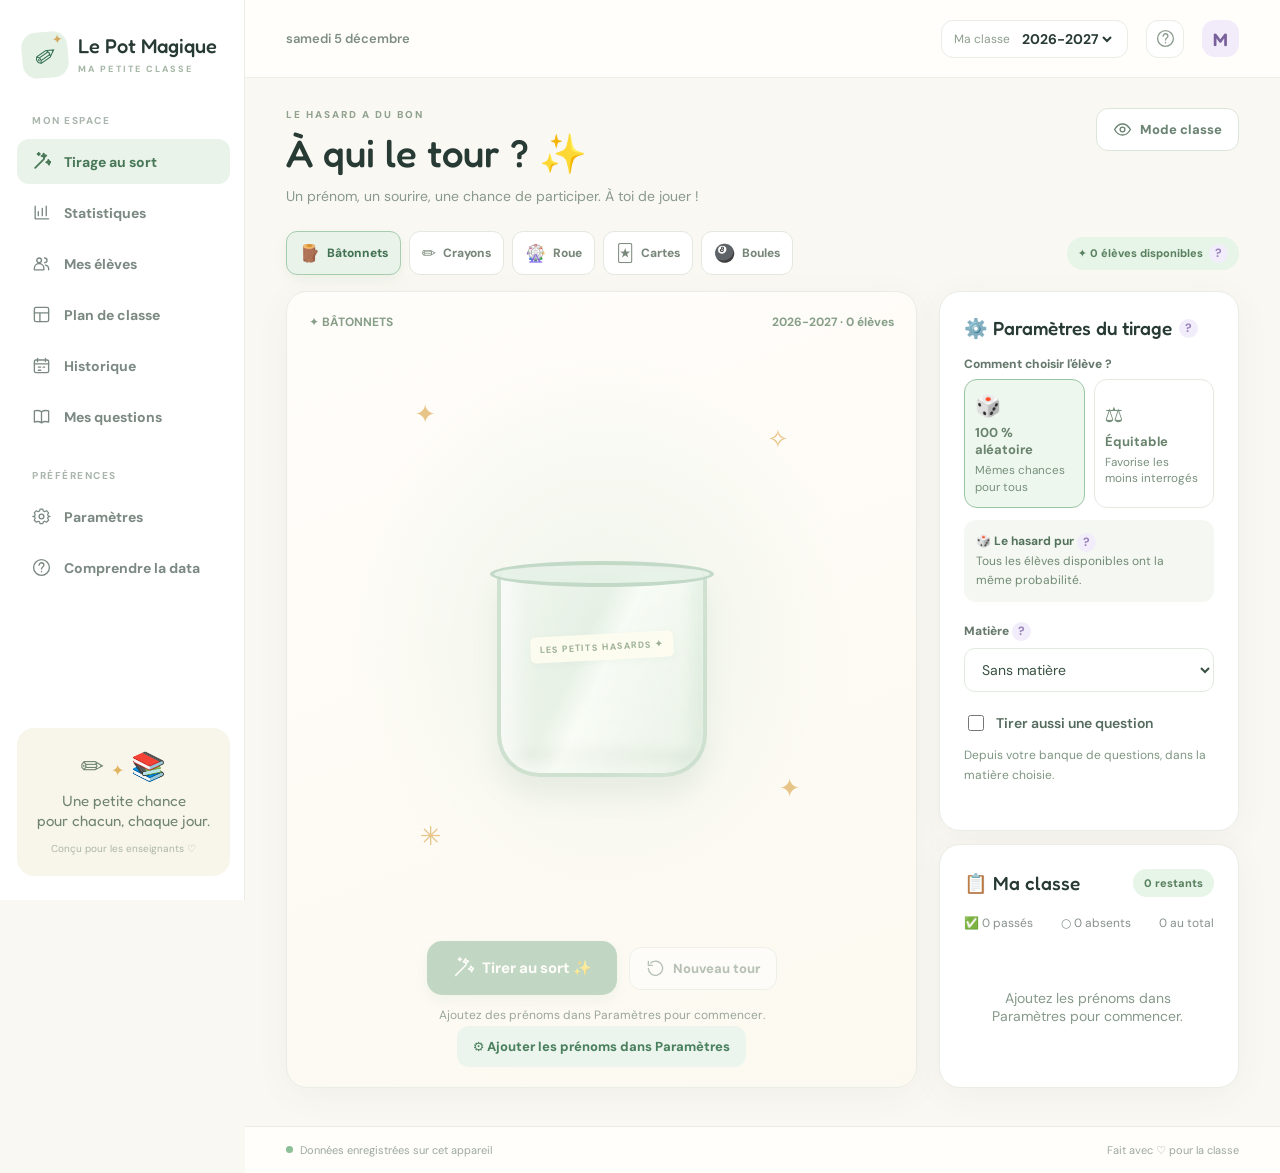
<file: index.html>
<!doctype html>
<html lang="fr">
<head>
  <meta charset="utf-8" />
  <meta name="viewport" content="width=device-width, initial-scale=1" />
  <meta name="theme-color" content="#faf7f0" />
  <meta name="description" content="Le Pot Magique : tirage au sort équitable, suivi de participation et plan de classe pour les enseignants." />
  <title>Le Pot Magique — La classe à portée de main</title>
  <link rel="icon" href="data:image/svg+xml,%3Csvg xmlns='http://www.w3.org/2000/svg' viewBox='0 0 64 64'%3E%3Crect width='64' height='64' rx='16' fill='%23d8e9da'/%3E%3Ctext x='32' y='45' text-anchor='middle' font-size='39'%3E✏️%3C/text%3E%3C/svg%3E" />
  <link rel="preconnect" href="https://fonts.googleapis.com" />
  <link rel="preconnect" href="https://fonts.gstatic.com" crossorigin />
  <link href="https://fonts.googleapis.com/css2?family=DM+Sans:wght@400;500;600;700;800&family=Fredoka:wght@400;500;600;700&display=swap" rel="stylesheet" />
  <style>
:root{--bg:#faf8f3;--surface:#fff;--cream:#fff9ed;--ink:#283a34;--muted:#87928c;--border:#e9ede5;--sage:#a8cbb1;--sage-dark:#397257;--sage-soft:#eaf4eb;--lav:#d7c6ed;--lav-dark:#79619c;--lav-soft:#f1ebfa;--peach:#f6d3b8;--peach-dark:#aa7656;--rose:#f7dbe2;--yellow:#f9e6a5;--shadow:0 7px 34px rgba(59,76,59,.052);--round:21px}
*{box-sizing:border-box}html{scroll-behavior:smooth}body{margin:0;background:var(--bg);color:var(--ink);font-family:'DM Sans',system-ui,-apple-system,sans-serif;font-size:14px}button,input,select,textarea{font:inherit}button{cursor:pointer}button:disabled{opacity:.48;cursor:not-allowed}button:focus-visible,input:focus-visible,select:focus-visible,textarea:focus-visible{outline:3px solid #bcacd9;outline-offset:3px}a{color:inherit;text-decoration:none}p{line-height:1.6}h1,h2,h3,h4{font-family:'Fredoka',sans-serif;margin:0;font-weight:500;line-height:1.2}h1{font-size:clamp(28px,3vw,39px)}h2{font-size:24px}h3{font-size:19px}h4{font-size:16px}.muted{color:var(--muted)}.small{font-size:12px}.svg-defs{position:absolute;width:0;height:0;overflow:hidden}.icon{width:19px;height:19px;stroke:currentColor;stroke-width:1.7;stroke-linecap:round;stroke-linejoin:round;fill:none;flex:none}.icon-lg{width:22px;height:22px}.app-shell{display:grid;grid-template-columns:245px minmax(0,1fr);min-height:100vh}.sidebar{background:#fff;border-right:1px solid var(--border);padding:28px 14px 24px 17px;display:flex;flex-direction:column;position:sticky;top:0;height:100vh;z-index:25}.brand{display:flex;align-items:center;gap:10px;padding:4px 5px 28px}.brand-mark{height:46px;width:46px;border-radius:15px;background:#e4f1e4;position:relative;display:grid;place-items:center;color:var(--sage-dark);transform:rotate(-5deg)}.brand-mark span:first-child{font-family:'Fredoka';font-size:27px;transform:rotate(-30deg)}.brand-mark span:last-child{position:absolute;right:4px;top:0;color:#d5aa60;font-size:13px}.brand-text strong{font:500 20px 'Fredoka',sans-serif;display:block;white-space:nowrap}.brand-text small{letter-spacing:2.1px;color:#a6b7a6;font-size:9px;font-weight:800}.side-kicker{font-size:10px;letter-spacing:1.5px;font-weight:800;color:#abb6ae;padding:0 15px;margin:8px 0 12px}.second-kicker{margin-top:30px}.primary-nav,.secondary-nav{display:grid;gap:6px}.nav-item{display:flex;align-items:center;gap:13px;border:0;background:transparent;padding:13px 15px;border-radius:12px;color:#7b8982;text-align:left;font-weight:700;width:100%;transition:background .2s,color .2s}.nav-item:hover{background:#f7f9f5;color:var(--sage-dark)}.nav-item.active{background:#e9f3ea;color:#477756}.nav-item.active .icon{stroke-width:2.2}.sidebar-bottom{margin-top:auto;background:#f8f6eb;border-radius:17px;padding:20px 13px;text-align:center;color:#718573}.sidebar-bottom p{font-family:'Fredoka';font-size:15px;line-height:1.3;margin:6px 0 8px}.sidebar-bottom small{font-size:10px;color:#acb6a4}.sidebar-illustration{font-size:28px;white-space:nowrap}.sidebar-illustration span{color:#e0b461;font-size:16px}.app-main{min-width:0;display:flex;flex-direction:column}.topbar{height:78px;border-bottom:1px solid #edf0e9;display:flex;align-items:center;justify-content:space-between;padding:0 clamp(20px,3.2vw,48px);background:#fffefb}.topbar-left,.topbar-right{display:flex;align-items:center;gap:18px}.today-pill{color:#7e8e82;font-weight:600;font-size:13px}.year-select-wrap{display:flex;align-items:center;gap:8px;border:1px solid var(--border);border-radius:12px;padding:8px 12px;background:#fff}.year-select-wrap span{font-size:12px;color:#8d9e8d}.year-select-wrap select{background:transparent;border:0;color:var(--ink);font-weight:700;max-width:138px;outline:0}.topbar-help,.icon-btn{display:grid;place-items:center;width:38px;height:38px;border-radius:12px;border:1px solid var(--border);background:white;color:#8d9d90}.avatar{width:37px;height:37px;display:grid;place-items:center;font:600 18px 'Fredoka';border-radius:13px;background:var(--lav-soft);color:var(--lav-dark)}.mobile-menu{display:none}.page-content{padding:30px clamp(20px,3.2vw,48px) 38px;flex:1;max-width:1600px;width:100%;margin:auto}.app-footer{display:flex;justify-content:space-between;align-items:center;padding:16px clamp(20px,3.2vw,48px);border-top:1px solid var(--border);color:#9ca99f;font-size:11px;background:#fffefa}.app-footer>span:first-child{display:flex;align-items:center;gap:7px}.status-dot{width:7px;height:7px;border-radius:50%;background:#8bbf95}.loading-screen{min-height:50vh;display:grid;place-content:center;text-align:center;color:#839087}.loading-emoji{font-size:60px}.page-heading{display:flex;justify-content:space-between;align-items:flex-start;gap:16px;margin-bottom:24px;flex-wrap:wrap}.eyebrow{color:#91a28f;letter-spacing:2px;font-weight:800;font-size:10px;margin-bottom:9px;text-transform:uppercase}.page-subtitle{color:#89998b;margin:9px 0 0;max-width:800px}.heading-actions{display:flex;gap:10px;align-items:center;flex-wrap:wrap}.card{background:var(--surface);border:1px solid var(--border);box-shadow:var(--shadow);border-radius:var(--round);padding:24px}.card-title{font:500 19px 'Fredoka';display:flex;align-items:center;gap:7px;margin-bottom:16px}.card-head{display:flex;justify-content:space-between;gap:12px;align-items:center;margin-bottom:18px}.card-head .card-title{margin:0}.chip{display:inline-flex;align-items:center;gap:6px;font-size:11px;font-weight:800;padding:7px 11px;border-radius:999px;background:#f3f5f0;color:#78917b;white-space:nowrap}.chip.sage{background:#e7f4e8;color:#59815f}.chip.lav{background:#f0e8fc;color:#8872a2}.chip.peach{background:#fcf0df;color:#ac875f}.chip.rose{background:#faeaf0;color:#bd8395}.btn{border:0;border-radius:12px;padding:11px 16px;display:inline-flex;align-items:center;justify-content:center;gap:8px;font-size:13px;font-weight:800;min-height:41px;transition:transform .18s,background .18s,box-shadow .18s}.btn:hover:not(:disabled){transform:translateY(-1px)}.btn-primary{background:#82b291;color:#fff;box-shadow:0 6px 14px #82b29133}.btn-primary:hover:not(:disabled){background:#6ca37c}.btn-dark{background:#324b3d;color:#fff}.btn-outline{background:#fff;color:#6b8372;border:1px solid #dce6db}.btn-soft{background:#ecf4ee;color:#4a805d}.btn-lav{background:#e9def5;color:#765d97}.btn-danger{background:#fff0ef;color:#bb6560}.btn-large{padding:16px 25px;font-size:15px;border-radius:15px}.btn-small{padding:7px 11px;font-size:12px;min-height:34px;border-radius:9px}.help-dot{display:inline-grid;place-items:center;border:0;background:#f2edfa;color:#9b84be;width:19px;height:19px;border-radius:50%;font:800 12px 'DM Sans';flex:none;vertical-align:middle;transition:background .15s}.help-dot:hover{background:#e2d7f1}.control-label{display:block;font-size:12px;font-weight:800;color:#65786b;margin:0 0 7px}.field{width:100%;border:1px solid #e2eae1;border-radius:11px;padding:11px 13px;background:#fff;color:#395143;outline:0;min-width:0}.field:focus{border-color:#9dbfa7;box-shadow:0 0 0 3px #cce2d239}.field:disabled{background:#f5f5f3;color:#9ca69e}textarea.field{min-height:90px;resize:vertical}.field-row{display:flex;gap:10px;align-items:flex-end;flex-wrap:wrap}.field-grow{flex:1;min-width:150px}.section-gap{margin-top:24px}.divider{height:1px;background:var(--border);margin:18px 0}.toggle{display:flex;align-items:center;gap:9px;font-weight:600;color:#556b5d;cursor:pointer}.toggle input{accent-color:#71a884;width:16px;height:16px}.segmented{display:flex;gap:5px;background:#f3f5f0;padding:5px;border-radius:13px}.segmented button{border:0;border-radius:10px;background:transparent;color:#8a9b8c;font-weight:800;padding:10px 13px;flex:1}.segmented button.active{color:#497755;background:#fff;box-shadow:0 2px 8px #0000000b}.segmented.compact button{padding:8px 12px;font-size:12px}.icon-text{display:inline-flex;align-items:center;gap:7px}.inline-help{font-size:12px;line-height:1.65;color:#7e9681}.notice{background:#f4f7f1;border:1px solid #e5eee2;border-radius:14px;padding:14px 16px;color:#758876;line-height:1.6}.notice strong{color:#45694e}.notice.warn{background:#fff6ea;border-color:#f5e9d2;color:#9a8062}.notice.warn strong{color:#976a41}.empty{padding:38px 15px;text-align:center;color:#86998a}.empty-icon{font-size:35px;margin-bottom:12px}.empty h3{color:#567562;margin-bottom:8px}.empty p{margin:0 auto 16px;max-width:380px}.page-grid{display:grid;grid-template-columns:minmax(0,1fr) 320px;gap:21px}.page-grid.stats-grid{grid-template-columns:minmax(0,1.3fr) minmax(270px,.7fr)}.stats-cards{display:grid;grid-template-columns:repeat(4,minmax(0,1fr));gap:14px}.stat-card{border-radius:18px;padding:18px 18px 17px;min-width:0;position:relative;overflow:hidden}.stat-card .stat-label{font-size:12px;font-weight:700;color:#67816f;display:flex;align-items:center;gap:6px;line-height:1.5}.stat-card .stat-number{font:500 35px 'Fredoka';margin-top:12px;color:#385a45;white-space:nowrap}.stat-card .stat-foot{font-size:11px;margin-top:5px;color:#78907d}.stat-card.sage{background:#e8f3e9}.stat-card.lav{background:#f0e8fa}.stat-card.lav .stat-number{color:#766098}.stat-card.lav .stat-label{color:#927cae}.stat-card.peach{background:#fff0e3}.stat-card.peach .stat-number{color:#ae7952}.stat-card.peach .stat-label{color:#ac8c71}.stat-card.rose{background:#fbeaf0}.stat-card.rose .stat-number{color:#af7083}.stat-card.rose .stat-label{color:#ae8b94}.draw-heading{margin-bottom:22px}.draw-toolbar{display:flex;justify-content:space-between;align-items:center;gap:14px;flex-wrap:wrap;margin-bottom:16px}.draw-type-list{display:flex;gap:8px;flex-wrap:wrap}.draw-type{display:flex;align-items:center;gap:7px;border:1px solid #e3e9df;border-radius:11px;background:#fff;color:#788779;font-size:12px;font-weight:800;padding:10px 12px}.draw-type.active{background:#e9f3ea;color:#427252;border-color:#a6cdae;box-shadow:0 4px 12px #accdae30}.draw-type-emoji{font-size:17px}.draw-layout{display:grid;grid-template-columns:minmax(0,1fr) 300px;gap:22px;align-items:stretch}.draw-stage-card{min-height:490px;display:flex;flex-direction:column;align-items:center;padding:22px 22px 20px;background:linear-gradient(160deg,#fffdfa,#fcf9f0)}.stage-topline{display:flex;justify-content:space-between;align-items:center;width:100%;gap:10px;color:#879e88;font-size:12px;font-weight:700}.stage-topline .little-spark{color:#d6b36a}.draw-stage{position:relative;width:100%;min-height:340px;display:flex;align-items:center;justify-content:center;flex:1;overflow:hidden}.stage-halo{position:absolute;inset:20px 6%;border-radius:50%;background:radial-gradient(ellipse,#e6f1e59c 0,#eaf3e755 40%,transparent 70%);pointer-events:none}.stage-spark{position:absolute;color:#e7c589;font-size:26px;animation:twinkle 3s ease-in-out infinite}.stage-spark.one{top:11%;left:18%}.stage-spark.two{top:15%;right:18%;animation-delay:.8s}.stage-spark.three{bottom:14%;left:19%;animation-delay:1.3s}.stage-spark.four{right:16%;bottom:22%;animation-delay:1.8s}.jar-scene{position:relative;display:grid;place-items:center;width:100%;min-height:300px}.jar-shadow{width:190px;height:21px;border-radius:50%;background:#718a6e16;position:absolute;bottom:17px;filter:blur(5px)}.jar{width:210px;height:205px;border:4px solid #c2d9c5b8;border-top:0;background:linear-gradient(115deg,#ebf5ee70,#c5e0ce3b 39%,#fafffa9c 50%,#bfdbc83a);border-radius:7px 7px 42px 42px;position:relative;margin-top:80px;box-shadow:inset 15px 0 20px #fff8,inset -12px 0 12px #acd1b32b,0 18px 26px #829f8a20;z-index:2}.jar:before{content:"";position:absolute;top:-11px;left:-11px;right:-11px;height:18px;border:4px solid #b3cfbab9;border-radius:50%;background:#e5f1e6dd;z-index:3}.jar:after{content:"LES PETITS HASARDS ✦";position:absolute;left:50%;top:62px;transform:translateX(-50%) rotate(-3deg);white-space:nowrap;background:#fffdf0d9;color:#9caf94;letter-spacing:1.1px;font:700 9px 'DM Sans';padding:7px 9px;border-radius:5px;box-shadow:0 2px 6px #a1baab17}.stick-bunch,.pencil-bunch{position:absolute;bottom:34px;left:50%;height:242px;width:240px;transform:translateX(-50%);z-index:1;pointer-events:none}.mini-stick{position:absolute;bottom:0;left:calc(50% - 9px);width:18px;height:204px;border-radius:10px 10px 6px 6px;border:1px solid #d7ad71;background:linear-gradient(90deg,#d8b27d,#f4dfae 23%,#ecd19e 70%,#d7ad76);transform-origin:50% 100%;box-shadow:2px 1px 3px #70593a19;transition:transform .3s}.mini-stick .stick-letters{font-size:8px;font-weight:800;color:#8d7051;position:absolute;top:24px;left:50%;writing-mode:vertical-rl;transform:translateX(-50%) rotate(180deg);max-height:85px;overflow:hidden;white-space:nowrap}.mini-pencil{position:absolute;bottom:0;left:calc(50% - 10px);width:20px;height:190px;border-radius:2px 2px 5px 5px;transform-origin:50% 100%;background:linear-gradient(90deg,#ffffff3b,#0000000c 65%,#ffffff18),var(--pencil);box-shadow:2px 2px 3px #67523e1c;border:1px solid #997f6152}.mini-pencil:before{content:"";position:absolute;top:-23px;left:0;border-left:9px solid transparent;border-right:9px solid transparent;border-bottom:24px solid #e9d5aa}.mini-pencil:after{content:"";position:absolute;top:-23px;left:6px;border-left:3px solid transparent;border-right:3px solid transparent;border-bottom:9px solid #65534c}.mini-pencil .stick-letters{position:absolute;top:28px;left:50%;writing-mode:vertical-rl;transform:translateX(-50%) rotate(180deg);font-size:8px;font-weight:800;color:#55524d;max-height:90px;overflow:hidden;white-space:nowrap}.wheel-scene{position:relative;width:min(100%,335px);aspect-ratio:1;display:grid;place-items:center}.wheel-disc{width:90%;aspect-ratio:1;filter:drop-shadow(0 11px 15px #69896a23);transition:transform 3.65s cubic-bezier(.13,.78,.12,1);border-radius:50%;border:8px solid #fff;box-shadow:0 0 0 5px #ddeddd,0 6px 24px #91ae941b;display:block}.wheel-disc canvas{width:100%;height:100%;border-radius:50%}.wheel-pointer{position:absolute;top:-1px;left:50%;z-index:2;transform:translateX(-50%);width:0;height:0;border-left:13px solid transparent;border-right:13px solid transparent;border-top:27px solid #c6876a;filter:drop-shadow(0 3px 3px #0002)}.wheel-hub{position:absolute;left:50%;top:50%;transform:translate(-50%,-50%);border-radius:50%;width:38px;height:38px;background:#fff;box-shadow:0 2px 7px #0001;display:grid;place-items:center;color:#91ba9a;font-size:18px}.card-scene{display:grid;grid-template-columns:repeat(4,minmax(0,70px));justify-content:center;align-content:center;gap:13px;min-height:300px;padding:12px}.mystery-card{height:99px;border:4px solid white;background:var(--card-color,#d9ccec);border-radius:13px;box-shadow:0 7px 13px #63766a1a;display:grid;place-items:center;color:#fff;font:500 33px 'Fredoka';transform:rotate(var(--tilt,0deg));transition:transform .5s,background .5s}.mystery-card.selected{background:#fff3cc;color:#867659;transform:rotate(0deg) scale(1.13);z-index:3;box-shadow:0 9px 28px #cca7573d}.ball-scene{height:295px;width:100%;position:relative;display:grid;place-items:center}.ball-machine{height:220px;width:235px;border:7px solid #d2e5d4;border-radius:48% 48% 40% 40%;background:radial-gradient(circle at 34% 20%,#fffdfbf0,#e9f3eb9a 65%,#d4e6d5ab);position:relative;overflow:hidden;box-shadow:inset 10px 7px 16px #fff,0 12px 19px #73977d18}.ball-machine:after{content:"";position:absolute;left:16px;top:9px;border-left:6px solid #fff9;height:84px;transform:rotate(28deg);border-radius:50%}.ball-machine-base{position:absolute;bottom:9px;width:170px;height:40px;border-radius:14px;background:#b9d8bf;box-shadow:0 6px 0 #8ebba0;z-index:2}.lottery-ball{position:absolute;width:51px;height:51px;border-radius:50%;background:var(--ball-color);box-shadow:inset -5px -7px 10px #00000016,inset 4px 5px 7px #fff9;display:grid;place-items:center;font:600 12px 'Fredoka';color:#5b7367;transition:transform .25s}.ball-scene.shaking .lottery-ball{animation:ballJiggle .38s ease-in-out infinite alternate}.stage-actions{width:100%;display:flex;align-items:center;justify-content:center;gap:12px;flex-wrap:wrap;margin-top:3px;z-index:6}.stage-caption{font-size:12px;color:#9ba79b;text-align:center;margin:11px 0 0}.draw-controls-card .control-block{margin:0 0 20px}.draw-controls-card .field-row{margin-top:9px}.roster-list{max-height:318px;overflow:auto;padding-right:3px;display:grid;gap:6px}.roster-row{display:flex;justify-content:space-between;align-items:center;gap:9px;padding:9px 10px;border-radius:10px;background:#f9faf7;border:1px solid #edf0eb}.roster-row.is-drawn{background:#f0f5ed;opacity:.74}.roster-row.is-absent{background:#f7f6f5;opacity:.62}.roster-left{min-width:0;display:flex;gap:8px;align-items:center}.roster-avatar{width:27px;height:27px;display:grid;place-items:center;flex:none;background:var(--avatar-bg,#e2eddf);border-radius:9px;color:#5e846b;font:500 13px 'Fredoka'}.roster-name{overflow:hidden;text-overflow:ellipsis;white-space:nowrap;font-weight:700;font-size:12px}.roster-tag{font-size:10px;font-weight:800;color:#7cab86}.roster-tag.absent{color:#bd8684}.roster-btn{border:0;border-radius:7px;padding:6px 8px;font-size:10px;font-weight:800;background:#e8eee6;color:#6e866f;flex:none}.roster-btn.absent{background:#fae8e7;color:#aa6b67}.roster-btn:hover{filter:brightness(.97)}.draw-result{position:absolute;z-index:7;left:50%;top:50%;transform:translate(-50%,-50%) scale(.86);width:min(92%,465px);padding:24px 24px 20px;text-align:center;border-radius:24px;background:#fffefaed;border:1px solid #e3eadb;box-shadow:0 16px 50px #6f806c2e;opacity:0;pointer-events:none;transition:transform .45s cubic-bezier(.2,1.45,.5,1),opacity .3s}.draw-result.visible{transform:translate(-50%,-50%) scale(1);opacity:1;pointer-events:auto}.result-sparkle{font-size:36px}.result-kicker{color:#9db29d;text-transform:uppercase;letter-spacing:2px;font-weight:800;font-size:10px;margin-top:5px}.draw-result h2{font:600 clamp(27px,4vw,42px) 'Fredoka';color:#427454;margin:8px 0 12px;overflow-wrap:anywhere}.result-subject{font-size:12px;color:#879787}.result-question{font-size:13px;background:#f6f2fd;color:#79648c;border-radius:10px;padding:10px;margin-top:12px;line-height:1.5}.result-buttons{display:flex;justify-content:center;gap:9px;margin-top:19px;flex-wrap:wrap}.last-result{width:100%;display:flex;justify-content:space-between;align-items:center;gap:10px;margin-top:14px;padding:13px 17px;border-radius:14px;background:#ecf4e9;color:#638768;flex-wrap:wrap}.last-result strong{color:#47704e}.draw-count{font-weight:800;color:#63896a}.visual-help{margin-bottom:17px}.mode-panel{background:#f5f8f2;padding:12px;border-radius:12px;font-size:12px;color:#718a74;line-height:1.6;margin:12px 0 18px}.mode-panel strong{color:#53725c}.mode-options{display:grid;grid-template-columns:1fr 1fr;gap:9px}.mode-card{border:1.5px solid #e5eae1;border-radius:13px;background:#fff;padding:12px 10px;text-align:left;color:#78907d}.mode-card strong{display:block;font-size:13px;color:#69836d;margin:4px 0}.mode-card small{line-height:1.4;display:block}.mode-card.active{border-color:#9bc5a2;background:#edf7ee}.mode-card .mode-icon{font-size:21px}.tiny-row{display:flex;justify-content:space-between;align-items:center;gap:7px}.tiny-row .help-dot{margin-left:3px}.list-lines{display:grid;gap:10px}.stat-progress{display:grid;grid-template-columns:105px minmax(0,1fr) 36px;gap:10px;align-items:center;font-size:12px}.stat-progress .progress-name{overflow:hidden;text-overflow:ellipsis;white-space:nowrap;font-weight:700}.progress-track{height:9px;border-radius:99px;background:#f0f2ed;overflow:hidden}.progress-fill{height:100%;border-radius:99px;background:#a7cdb0;min-width:0}.stat-progress .number{color:#7f9482;font-weight:800;text-align:right}.chart-bars{height:225px;display:flex;justify-content:space-around;align-items:flex-end;gap:12px;padding:16px 8px 4px;border-bottom:1px solid #e9eee6;margin-bottom:27px}.chart-slot{height:100%;min-width:0;flex:1;display:flex;flex-direction:column;align-items:center;justify-content:flex-end;position:relative;gap:7px}.chart-bar{width:min(42px,72%);min-height:2px;border-radius:9px 9px 3px 3px;background:linear-gradient(180deg,#b5d6bc,#85b894);transition:height .5s}.chart-slot:nth-child(even) .chart-bar{background:linear-gradient(180deg,#e2d3f3,#bda8df)}.chart-value{font-size:12px;font-weight:800;color:#7b9684}.chart-label{position:absolute;top:calc(100% + 12px);color:#93a397;font-size:11px;font-weight:700;white-space:nowrap}.person-row{display:grid;grid-template-columns:32px 1fr auto;gap:11px;align-items:center;padding:12px 0;border-bottom:1px solid #f0f2ed}.person-row:last-child{border-bottom:0}.person-row small{color:#94a296}.person-avatar{width:32px;height:32px;display:grid;place-items:center;border-radius:11px;background:var(--avatar-bg,#edf3e9);color:#5c8666;font:500 15px 'Fredoka'}.person-name{font-weight:800}.data-table-wrap{overflow:auto}.data-table{width:100%;border-collapse:collapse;text-align:left;font-size:13px}.data-table th{font-size:11px;text-transform:uppercase;letter-spacing:.7px;font-weight:800;color:#a1aca3;padding:13px 12px;border-bottom:1px solid var(--border);white-space:nowrap}.data-table td{padding:13px 12px;border-bottom:1px solid #f1f3ef;color:#65786a;white-space:nowrap}.data-table td strong{color:#385441}.data-table tr:last-child td{border-bottom:none}.data-table tbody tr:hover{background:#fcfdfb}.filter-row{display:flex;gap:10px;flex-wrap:wrap;align-items:flex-end}.filter-row label{flex:1;min-width:140px}.profile-panel{margin-top:22px;background:linear-gradient(120deg,#f2f8f0,#f7f1fa);border-radius:17px;padding:20px}.profile-head{display:flex;align-items:center;gap:12px;flex-wrap:wrap}.profile-head .person-avatar{width:52px;height:52px;font-size:24px;border-radius:15px}.profile-stats{display:grid;grid-template-columns:repeat(3,1fr);gap:10px;margin:17px 0}.mini-stat{background:#ffffffb8;border:1px solid #ffffffac;border-radius:12px;padding:13px}.mini-stat strong{font:500 23px 'Fredoka';display:block}.mini-stat span{font-size:11px;color:#95a395}.obs-item{border-left:3px solid #d8c8eb;background:#fff;border-radius:0 12px 12px 0;padding:10px 12px;margin:8px 0}.obs-item strong{font-size:12px;color:#826b9f}.obs-item p{margin:3px 0;color:#69806e;font-size:12px}.calendar-shell{display:grid;grid-template-columns:1.1fr .9fr;gap:20px}.month-title{font:500 21px 'Fredoka'}.calendar-grid{display:grid;grid-template-columns:repeat(7,minmax(0,1fr));gap:6px}.calendar-day-head{text-align:center;padding:10px 0;font-size:11px;font-weight:800;color:#9dac9e}.calendar-cell{min-height:70px;text-align:left;padding:9px;border:1px solid #eff0e9;background:#fff;border-radius:11px;color:#6c806e;position:relative}.calendar-cell.empty-day{border:0;background:transparent;cursor:default}.calendar-cell.selected{outline:2px solid #8fc19c;background:#f1f8ef}.calendar-cell.active-day{background:#fafdf8}.calendar-cell:hover:not(:disabled):not(.empty-day){border-color:#9ac6a6}.day-number{font-size:12px;font-weight:800}.day-count{position:absolute;bottom:7px;left:8px;font-size:10px;background:#e8f1e6;color:#679173;padding:4px 6px;border-radius:7px}.day-absence{position:absolute;right:6px;top:6px;width:6px;height:6px;background:#db9e99;border-radius:50%}.history-line{display:flex;align-items:flex-start;gap:11px;padding:12px 0;border-bottom:1px solid var(--border)}.history-line:last-child{border:0}.history-time{font-size:11px;color:#9faf9e;min-width:46px;margin-top:3px}.history-main{flex:1;min-width:0}.history-main strong{display:block;font-size:13px}.history-main small{color:#93a49a;font-size:11px}.history-delete{border:0;background:transparent;color:#bd9694;padding:5px}.layout-screen{display:grid;grid-template-columns:minmax(0,1fr) 310px;gap:20px}.layout-board-wrap{background:#fff;padding:16px;border-radius:19px;border:1px solid var(--border);box-shadow:var(--shadow)}.layout-board{width:100%;aspect-ratio:1.5;min-height:360px;background-color:#f8faf3;background-image:linear-gradient(#e2ebe03d 1px,transparent 1px),linear-gradient(90deg,#e2ebe03d 1px,transparent 1px);background-size:28px 28px;border:2px dashed #cbdacb;border-radius:14px;position:relative;overflow:hidden;touch-action:none;user-select:none}.layout-item{position:absolute;display:grid;place-items:center;cursor:grab;transform:rotate(var(--rotate,0deg));touch-action:none}.layout-item:active{cursor:grabbing}.layout-item.selected{z-index:10;filter:drop-shadow(0 4px 7px #85b98b9c)}.layout-item.selected:after{content:"";position:absolute;inset:-5px;border:2px solid #7cb891;border-radius:12px;pointer-events:none}.desk-piece{width:100%;height:100%;border-radius:10px;background:#f4debc;border:2px solid #e5cda9;box-shadow:0 3px 0 #dec49c;display:flex;flex-direction:column;justify-content:center;gap:2px;padding:5px}.desk-piece.four{gap:3px}.desk-seats{display:grid;grid-template-columns:repeat(var(--columns,2),1fr);gap:2px;height:100%;align-items:stretch}.desk-seat{display:grid;place-items:center;background:#fff9edbf;color:#6c6552;border-radius:6px;font-size:clamp(7px,1vw,11px);font-weight:800;overflow:hidden;text-overflow:ellipsis;white-space:nowrap;min-width:0;padding:3px}.desk-seat.highlight{background:#8abb96;color:#fff;box-shadow:0 0 0 2px #fff}.desk-seat.absent{background:#e8e2df;color:#b4a9a1;text-decoration:line-through}.other-piece{width:100%;height:100%;border-radius:8px;display:grid;place-items:center;text-align:center;padding:5px;font:700 clamp(8px,1vw,12px) 'Fredoka';color:#6b866b;background:#e8e9d8;border:2px solid #c1d4b8;line-height:1.2;overflow:hidden}.other-piece.board{background:#9ec6a8;color:#fff;border-color:#82ad91}.other-piece.window{background:#e3f2fa;color:#70a3bd;border-color:#b5dce9}.other-piece.door{background:#f6e7cd;color:#b89e77;border-color:#e9cfaa}.other-piece.teacher{background:#e7dcf2;color:#9a7ab4;border-color:#d9c6ea}.layout-toolbox{display:grid;grid-template-columns:repeat(2,minmax(0,1fr));gap:9px}.layout-add{padding:10px;border:1px solid #e2ebe1;background:#fbfdfa;border-radius:10px;text-align:left;font-weight:800;color:#66846b;font-size:12px}.layout-add:hover{background:#eaf4eb}.layout-add span{display:block;font-size:18px;margin-bottom:3px}.inspector-card{min-height:170px}.seat-select-row{display:flex;align-items:center;gap:7px;margin-top:10px}.seat-select-row span{width:46px;flex:none;font-weight:800;color:#829683;font-size:12px}.seat-select-row select{flex:1;min-width:0}.year-list{display:grid;gap:9px}.year-item{padding:15px 16px;border:1px solid #e5ebe2;border-radius:13px;display:flex;align-items:center;justify-content:space-between;gap:12px;background:#fff}.year-item.active{background:#f0f8ee;border-color:#bed7bf}.question-list{display:grid;gap:10px}.question-item{display:flex;justify-content:space-between;align-items:flex-start;gap:12px;background:#f9faf6;border:1px solid #eff2ec;padding:14px;border-radius:12px}.question-item p{margin:7px 0 0;line-height:1.5;color:#5b7162}.question-item .chip{font-size:10px}.question-item .icon-btn{flex:none}.setting-row{display:flex;justify-content:space-between;align-items:center;gap:16px;padding:14px 0;border-bottom:1px solid #f0f2ed}.setting-row:last-child{border-bottom:0}.setting-row strong{display:block;font-size:13px}.setting-row small{display:block;color:#9aa99c;margin-top:4px;font-size:11px;line-height:1.5}.modal-backdrop{position:fixed;inset:0;background:#293a33a3;backdrop-filter:blur(5px);display:grid;place-items:center;z-index:100;padding:20px}.modal-panel{width:min(100%,530px);max-height:min(85vh,850px);overflow-y:auto;background:#fffefa;border-radius:22px;padding:25px;box-shadow:0 24px 80px #233d3070}.modal-top{display:flex;align-items:center;justify-content:space-between;gap:15px;margin-bottom:15px}.modal-top h2{font-size:24px}.modal-close{border:0;background:#f5f6f1;border-radius:10px;width:35px;height:35px;display:grid;place-items:center;color:#768a79}.modal-panel p{color:#718272;margin:8px 0 13px}.modal-panel h3{font-size:17px;margin:21px 0 8px}.modal-panel ul{padding-left:22px;color:#718272;line-height:1.75}.modal-actions{display:flex;justify-content:flex-end;gap:9px;margin-top:21px;flex-wrap:wrap}.glossary-entry{margin:17px 0;padding-bottom:15px;border-bottom:1px solid var(--border)}.glossary-entry:last-child{border:0}.glossary-entry strong{color:#496c51}.glossary-entry p{font-size:13px;margin:6px 0 0}.toast{position:fixed;bottom:24px;right:24px;z-index:110;background:#385f48;color:#fff;padding:12px 17px;border-radius:12px;box-shadow:0 9px 22px #314d3859;max-width:min(400px,90vw);font-weight:700;animation:toastIn .25s ease}.toast.error{background:#ad6962}#confettiCanvas{position:fixed;inset:0;pointer-events:none;width:100vw;height:100vh;z-index:115}.projector{position:fixed;inset:0;z-index:80;background:radial-gradient(circle at 50% 45%,#fffef7 0,#e7f3e8 64%,#d9e9da 100%);display:flex;flex-direction:column;align-items:center;justify-content:center;text-align:center;padding:32px}.projector-top{position:absolute;top:24px;left:32px;right:32px;display:flex;justify-content:space-between;align-items:center;gap:10px}.projector-title{font:500 22px 'Fredoka';color:#598165}.projector-center{width:min(100%,800px)}.projector-emoji{font-size:clamp(66px,12vw,124px);animation:bob 3s ease-in-out infinite}.projector-kicker{font-size:clamp(13px,2vw,20px);letter-spacing:2px;color:#93aa96;font-weight:800;margin-top:14px}.projector-name{font:600 clamp(52px,9vw,118px) 'Fredoka';color:#39704e;overflow-wrap:anywhere;line-height:1.13;margin:22px 0}.projector-question{font:500 clamp(17px,2vw,28px) 'Fredoka';color:#77678f;margin:15px auto;max-width:760px}.projector-actions{display:flex;align-items:center;justify-content:center;gap:12px;flex-wrap:wrap;margin-top:30px}.projector-foot{position:absolute;bottom:20px;color:#a3b9a5;font-size:12px}.projector .btn{font-size:16px;padding:17px 25px;border-radius:16px}.glow{animation:softGlow 2s ease infinite alternate}.mobile-dim{display:none}.text-right{text-align:right}.mt-0{margin-top:0}.mb-0{margin-bottom:0}.mt-1{margin-top:10px}.mt-2{margin-top:20px}.mb-2{margin-bottom:20px}.flex-between{display:flex;align-items:center;justify-content:space-between;gap:12px}.stack{display:grid;gap:13px}.question-text{overflow-wrap:anywhere}.hidden{display:none!important}
@keyframes twinkle{50%{transform:scale(1.3) rotate(16deg);opacity:.6}}@keyframes bob{50%{transform:translateY(-9px) rotate(-2deg)}}@keyframes softGlow{from{box-shadow:0 4px 20px #bad7b953}to{box-shadow:0 5px 25px #aed1afbf}}@keyframes ballJiggle{0%{transform:translate(-4px,5px) rotate(-14deg)}100%{transform:translate(4px,-6px) rotate(14deg)}}@keyframes toastIn{from{opacity:0;transform:translateY(15px)}to{opacity:1;transform:translateY(0)}}
@media(max-width:1180px){.app-shell{grid-template-columns:205px minmax(0,1fr)}.sidebar{padding-left:9px;padding-right:9px}.brand-text strong{font-size:18px}.page-content{padding:25px 21px 35px}.draw-layout{grid-template-columns:minmax(0,1fr) 265px;gap:15px}.page-grid{grid-template-columns:minmax(0,1fr) 270px}.layout-screen{grid-template-columns:minmax(0,1fr) 260px}.stats-cards{gap:9px}.stat-card{padding:16px 12px}.stat-card .stat-number{font-size:30px}}
@media(max-width:990px){.app-shell{grid-template-columns:1fr}.sidebar{position:fixed;transform:translateX(-103%);transition:transform .25s;width:250px;box-shadow:5px 0 26px #0001}.sidebar.open{transform:translateX(0)}.mobile-dim.active{display:block;position:fixed;inset:0;background:#2b463d88;z-index:23}.mobile-menu{display:grid}.topbar{height:70px}.page-grid,.draw-layout,.layout-screen{grid-template-columns:minmax(0,1fr)}.draw-layout .draw-controls-card{order:-1}.draw-controls-card .control-row{display:grid;grid-template-columns:1fr 1fr;gap:18px}.draw-controls-card .roster-list{max-height:175px;grid-template-columns:repeat(2,minmax(0,1fr))}.draw-stage-card{min-height:480px}.sidebar-bottom{display:none}.calendar-shell{grid-template-columns:1fr}}
@media(max-width:640px){.topbar{padding:0 14px}.topbar-left,.topbar-right{gap:8px}.today-pill{font-size:10px;max-width:100px}.year-select-wrap{padding:7px}.year-select-wrap span{display:none}.year-select-wrap select{max-width:108px;font-size:11px}.avatar{display:none}.page-content{padding:23px 12px 30px}.page-heading{margin-bottom:19px}.page-heading h1{font-size:30px}.page-subtitle{font-size:12px}.card{padding:17px;border-radius:17px}.page-grid{gap:13px}.stats-cards{grid-template-columns:repeat(2,minmax(0,1fr))}.stat-card .stat-number{font-size:30px}.draw-toolbar{gap:11px}.draw-type-list{gap:5px}.draw-type{padding:8px 9px;font-size:10px}.draw-type-emoji{font-size:14px}.draw-controls-card .control-row{display:block}.draw-controls-card .roster-list{grid-template-columns:1fr;max-height:250px}.draw-stage{min-height:315px}.draw-stage-card{min-height:440px;padding:16px 11px}.draw-result{padding:21px 12px}.jar{width:185px;height:179px}.stick-bunch,.pencil-bunch{transform:translateX(-50%) scale(.82);transform-origin:bottom center}.calendar-cell{min-height:51px;padding:5px}.day-count{font-size:9px;padding:2px 3px;bottom:4px;left:3px}.calendar-grid{gap:4px}.layout-board{min-height:260px}.layout-screen{gap:15px}.app-footer{font-size:10px;padding:12px}.app-footer>span:last-child{display:none}.profile-stats{gap:5px}.mini-stat{padding:10px}.mini-stat strong{font-size:19px}.stat-progress{grid-template-columns:75px minmax(0,1fr) 24px}.projector{padding:15px}.projector-top{left:15px;right:15px;top:12px}.projector-title{font-size:16px}.projector .btn{font-size:13px;padding:13px 16px}}
@media(prefers-reduced-motion:reduce){*,*:before,*:after{scroll-behavior:auto!important;animation-duration:.01ms!important;transition-duration:.01ms!important}}

/* Tirage : chaque scène anime son objet avant de dévoiler le résultat. */
.draw-stage.is-drawing .jar-scene{animation:jarRock .58s ease-in-out 3}
.draw-stage.is-drawing .mini-stick:not(.chosen-token),.draw-stage.is-drawing .mini-pencil:not(.chosen-token){animation:jarRattle .32s ease-in-out 5 alternate;animation-delay:var(--delay)}
.draw-stage .chosen-token{animation:chosenLift 1.1s .6s cubic-bezier(.18,.82,.21,1) forwards!important;z-index:40!important}
@keyframes jarRock{0%,100%{transform:rotate(0)}25%{transform:rotate(-3deg)}75%{transform:rotate(3deg)}}
@keyframes jarRattle{from{translate:-3px 0}to{translate:3px -4px}}
@keyframes chosenLift{0%{translate:0 0;opacity:1}65%{translate:0 -110px;opacity:1}100%{translate:0 -205px;opacity:0}}
.draw-stage.is-drawing .card-scene{animation:cardShuffle .58s ease-in-out 3}
.draw-stage.is-drawing .mystery-card{animation:cardDance .65s ease-in-out 3 alternate;animation-delay:var(--delay)}
.draw-stage.is-drawing .mystery-card.selected{animation:cardChosen .8s cubic-bezier(.2,.8,.2,1) forwards;z-index:4}
@keyframes cardShuffle{0%,100%{translate:0 0}50%{translate:8px -6px}}
@keyframes cardDance{from{translate:-5px 2px;rotate:-5deg}to{translate:7px -7px;rotate:6deg}}
@keyframes cardChosen{to{transform:rotate(0) scale(1.35);translate:0 -24px;box-shadow:0 14px 30px #63766a42}}
.draw-stage.is-drawing .lottery-ball{animation:lotterySwirl .72s var(--delay) cubic-bezier(.42,0,.58,1) infinite alternate;will-change:transform}
.draw-stage.is-drawing .ball-machine{animation:machineRattle .23s linear 7 alternate}
.ball-scene .lottery-ball{left:var(--bx);top:var(--by);width:44px;height:44px;font-size:11px}
.ball-chute{position:absolute;right:calc(50% - 147px);bottom:55px;width:42px;height:75px;border:5px solid #c2d9c5;border-radius:0 0 22px 22px;background:#e8f4eaad;transform:rotate(-30deg);z-index:1}
@keyframes machineRattle{from{translate:-3px 0}to{translate:3px 0}}
@keyframes lotterySwirl{0%{transform:translate(0,0) rotate(0)}35%{transform:translate(calc(var(--dx)*.65),calc(var(--dy)*.6)) rotate(85deg)}100%{transform:translate(var(--dx),var(--dy)) rotate(225deg)}}
.drawn-prop{position:absolute;top:50%;left:50%;z-index:6;display:grid;place-items:center;text-align:center;font:600 clamp(21px,3vw,34px) 'Fredoka',sans-serif;overflow-wrap:anywhere;max-width:min(88%,360px);color:#5f5141;box-shadow:0 20px 45px #5e64503d;animation:propEmerge .95s cubic-bezier(.16,1,.3,1) both}
.drawn-prop.prop-sticks{width:min(75%,310px);min-height:66px;padding:12px 25px;border-radius:45px;border:2px solid #d3ab78;background:linear-gradient(90deg,#dfbc83,#f9e8bb 18%,#f3dbab 84%,#d7aa6d)}
.drawn-prop.prop-pencils{width:min(75%,315px);min-height:64px;padding:8px 23px;border:2px solid #a7b6a5;border-radius:6px;background:linear-gradient(0deg,#accfaf,#d7e9d0 35%,#c6e0bf);color:#436449}
.drawn-prop.prop-pencils:before{content:"";position:absolute;right:-27px;top:-2px;border-top:32px solid transparent;border-bottom:32px solid transparent;border-left:27px solid #e9d5aa}
.drawn-prop.prop-cards{width:min(66%,230px);min-height:140px;padding:14px;border-radius:17px;border:7px solid #fff;background:#dac8ef;color:#694f84;animation:cardFlipReveal 1.05s ease-out both}
.drawn-prop.prop-balls{width:clamp(135px,32vw,190px);height:clamp(135px,32vw,190px);padding:25px;border-radius:50%;background:radial-gradient(circle at 30% 25%,#fff,#f1c2d7 46%,#df9dbe);color:#704968;border:4px solid #fceaf1;box-shadow:inset -15px -18px 20px #984d6e20,inset 10px 10px 18px #fff9,0 20px 42px #654d6930;animation:ballExit 1.05s cubic-bezier(.2,1.2,.45,1) both}
@keyframes propEmerge{from{opacity:0;transform:translate(-50%,35%) rotate(-18deg) scale(.35)}65%{opacity:1}to{opacity:1;transform:translate(-50%,-50%) rotate(-3deg) scale(1)}}
@keyframes cardFlipReveal{0%{opacity:0;transform:translate(-50%,5%) rotateY(0) scale(.7);color:transparent}45%{opacity:1;transform:translate(-50%,-50%) rotateY(100deg) scale(1.12);color:transparent}100%{transform:translate(-50%,-50%) rotateY(360deg) scale(1);color:#694f84}}
@keyframes ballExit{0%{opacity:0;transform:translate(120%,110%) scale(.32) rotate(-140deg)}55%{opacity:1;transform:translate(-38%,-70%) scale(1.12) rotate(20deg)}100%{opacity:1;transform:translate(-50%,-50%) scale(1) rotate(0)}}
.projector-stage.draw-stage{flex:none;width:min(100%,550px);min-height:340px;margin:0 auto;overflow:visible;transform:scale(1.06)}
.projector-stage .drawn-prop{font-size:clamp(26px,4vw,43px)}
.projector-stage .draw-result{display:none}
@media(max-width:650px){.projector-stage.draw-stage{min-height:260px;transform:scale(.7);margin:-30px auto}.projector-name{font-size:clamp(30px,8vw,60px);margin:6px 0}.drawn-prop.prop-pencils:before{border-top-width:30px;border-bottom-width:30px}}
@media(prefers-reduced-motion:reduce){.draw-stage.is-drawing *, .draw-stage.is-drawing .lottery-ball{animation:none!important;transition:none!important}}

</style>
</head>
<body>
  <svg xmlns="http://www.w3.org/2000/svg" class="svg-defs" aria-hidden="true">
    <symbol id="i-wand" viewBox="0 0 24 24"><path d="m4 20 11-11M14 4l.6-2L16 4l2 .6-2 1.4-.6 2-.8-2L12 5zM20 12l.6-2L22 12l2 .6-2 1.4-.6 2-.8-2L18 13zM8 2l.5-1L9 2l1 .5L9 3l-.5 1L8 3l-1-.5z"/></symbol>
    <symbol id="i-chart" viewBox="0 0 24 24"><path d="M4 20V4M4 20h17M8 16v-5m5 5V7m5 9V4"/></symbol>
    <symbol id="i-users" viewBox="0 0 24 24"><circle cx="9" cy="8" r="3"/><path d="M3 20v-2a6 6 0 0 1 12 0v2ZM16 5a3 3 0 0 1 0 6m1 3a5 5 0 0 1 4 5v1"/></symbol>
    <symbol id="i-layout" viewBox="0 0 24 24"><rect x="3" y="3" width="18" height="18" rx="2"/><path d="M3 10h18M10 10v11"/></symbol>
    <symbol id="i-calendar" viewBox="0 0 24 24"><rect x="3" y="5" width="18" height="16" rx="2"/><path d="M7 3v4m10-4v4M3 10h18m-13 4h3m3 0h2m-8 4h3"/></symbol>
    <symbol id="i-book" viewBox="0 0 24 24"><path d="M12 6c-3-2-6-2-9-1v14c3-1 6-1 9 1 3-2 6-2 9-1V5c-3-1-6-1-9 1Zm0 0v14"/></symbol>
    <symbol id="i-settings" viewBox="0 0 24 24"><circle cx="12" cy="12" r="3"/><path d="m10 2-.6 2.5-2 .9L5 4l-3 3 1.4 2.4-.9 2L0 12l2.5.6.9 2L2 17l3 3 2.4-1.4 2 .9L10 22h4l.6-2.5 2-.9L19 20l3-3-1.4-2.4.9-2L24 12l-2.5-.6-.9-2L22 7l-3-3-2.4 1.4-2-.9L14 2z" transform="translate(1 1) scale(.91)"/></symbol>
    <symbol id="i-help" viewBox="0 0 24 24"><circle cx="12" cy="12" r="10"/><path d="M9 9a3 3 0 0 1 6 0c0 2-3 2-3 5m0 3v.5"/></symbol>
    <symbol id="i-download" viewBox="0 0 24 24"><path d="M12 3v12m-5-5 5 5 5-5M4 17v4h16v-4"/></symbol>
    <symbol id="i-upload" viewBox="0 0 24 24"><path d="M12 17V4m-5 5 5-5 5 5M4 17v4h16v-4"/></symbol>
    <symbol id="i-plus" viewBox="0 0 24 24"><path d="M12 4v16M4 12h16"/></symbol>
    <symbol id="i-check" viewBox="0 0 24 24"><path d="m5 12 5 5L20 7"/></symbol>
    <symbol id="i-close" viewBox="0 0 24 24"><path d="M5 5 19 19M19 5 5 19"/></symbol>
    <symbol id="i-arrow" viewBox="0 0 24 24"><path d="M5 12h14m-6-6 6 6-6 6"/></symbol>
    <symbol id="i-left" viewBox="0 0 24 24"><path d="m15 5-7 7 7 7"/></symbol>
    <symbol id="i-right" viewBox="0 0 24 24"><path d="m9 5 7 7-7 7"/></symbol>
    <symbol id="i-rotate" viewBox="0 0 24 24"><path d="M3 12a9 9 0 1 0 3-7M3 3v5h5"/></symbol>
    <symbol id="i-trash" viewBox="0 0 24 24"><path d="M4 7h16M9 7V4h6v3m3 0-1 14H7L6 7m4 4v6m4-6v6"/></symbol>
    <symbol id="i-pencil" viewBox="0 0 24 24"><path d="m4 20 4-.7L20 7l-3-3L4.7 16 4 20ZM14 7l3 3"/></symbol>
    <symbol id="i-eye" viewBox="0 0 24 24"><path d="M2 12s4-7 10-7 10 7 10 7-4 7-10 7-10-7-10-7Z"/><circle cx="12" cy="12" r="3"/></symbol>
    <symbol id="i-shield" viewBox="0 0 24 24"><path d="M12 2 3 6v6c0 6 4 9 9 10 5-1 9-4 9-10V6z"/><path d="m8 12 3 3 5-6"/></symbol>
    <symbol id="i-spark" viewBox="0 0 24 24"><path d="m12 2 2.5 7.5L22 12l-7.5 2.5L12 22l-2.5-7.5L2 12l7.5-2.5Z"/></symbol>
  </svg>
  <div class="app-shell" id="appShell">
    <aside class="sidebar" id="sidebar">
      <a href="#tirage" class="brand" data-page="tirage" aria-label="Accueil Le Pot Magique">
        <span class="brand-mark" aria-hidden="true"><span>✏</span><span>✦</span></span>
        <span class="brand-text"><strong>Le Pot Magique</strong><small>MA PETITE CLASSE</small></span>
      </a>
      <div class="side-kicker">MON ESPACE</div>
      <nav class="primary-nav" aria-label="Navigation principale">
        <button class="nav-item active" data-page="tirage"><svg class="icon"><use href="#i-wand"/></svg><span>Tirage au sort</span></button>
        <button class="nav-item" data-page="stats"><svg class="icon"><use href="#i-chart"/></svg><span>Statistiques</span></button>
        <button class="nav-item" data-page="students"><svg class="icon"><use href="#i-users"/></svg><span>Mes élèves</span></button>
        <button class="nav-item" data-page="layout"><svg class="icon"><use href="#i-layout"/></svg><span>Plan de classe</span></button>
        <button class="nav-item" data-page="history"><svg class="icon"><use href="#i-calendar"/></svg><span>Historique</span></button>
        <button class="nav-item" data-page="questions"><svg class="icon"><use href="#i-book"/></svg><span>Mes questions</span></button>
      </nav>
      <div class="side-kicker second-kicker">PRÉFÉRENCES</div>
      <nav class="secondary-nav" aria-label="Préférences">
        <button class="nav-item" data-page="settings"><svg class="icon"><use href="#i-settings"/></svg><span>Paramètres</span></button>
        <button class="nav-item" data-action="glossary"><svg class="icon"><use href="#i-help"/></svg><span>Comprendre la data</span></button>
      </nav>
      <div class="sidebar-bottom">
        <div class="sidebar-illustration" aria-hidden="true">✏️ <span>✦</span> 📚</div>
        <p>Une petite chance<br />pour chacun, chaque jour.</p>
        <small>Conçu pour les enseignants ♡</small>
      </div>
    </aside>
    <div class="app-main">
      <header class="topbar">
        <div class="topbar-left"><button class="icon-btn mobile-menu" data-action="mobile-menu" aria-label="Ouvrir le menu">☰</button><span class="today-pill" id="todayLabel"></span></div>
        <div class="topbar-right"><label class="year-select-wrap"><span>Ma classe</span><select id="globalYearSelect" aria-label="Année scolaire"></select></label><button class="topbar-help" data-action="glossary" title="Comprendre les statistiques"><svg class="icon"><use href="#i-help"/></svg></button><span class="avatar" aria-hidden="true">M</span></div>
      </header>
      <main id="pageContent" class="page-content" tabindex="-1" aria-live="polite"><div class="loading-screen"><span class="loading-emoji">✏️</span><p>Préparation du pot magique…</p></div></main>
      <footer class="app-footer"><span><span class="status-dot"></span><span id="saveStatus">Données enregistrées sur cet appareil</span></span><span>Fait avec ♡ pour la classe</span></footer>
    </div>
  </div>
  <div id="modalRoot"></div>
  <div id="toastRoot" aria-live="polite"></div>
  <div id="projectorRoot"></div>
  <canvas id="confettiCanvas" aria-hidden="true"></canvas>
  <input id="importFile" type="file" accept="application/json,.json" hidden />
  <script>
/* Le Pot Magique 2.0 — application 100 % statique, sans serveur.
 * Données personnelles : conservées dans le navigateur, jamais envoyées par le site.
 * Une nouvelle classe démarre vide ; les classes déjà enregistrées sont conservées.
 */
'use strict';
const VISUALS=[{id:'sticks',name:'Bâtonnets',emoji:'🪵'},{id:'pencils',name:'Crayons',emoji:'✏️'},{id:'wheel',name:'Roue',emoji:'🎡'},{id:'cards',name:'Cartes',emoji:'🃏'},{id:'balls',name:'Boules',emoji:'🎱'}];
const AVATAR_COLORS=['#e8f0df','#f2e8f8','#ffecdf','#f8e9ef','#e0edf7'];
const PASTEL_COLORS=['#b6d7bc','#dac8ef','#f5cdb5','#f4d8e4','#f3dfab','#c6dce9','#d3e8c6','#e8d4bf'];
const HELP={
  random:{title:'Tirage 100 % aléatoire',body:'Chaque élève présent qui n’a pas encore été tiré pendant le tour en cours possède exactement la même probabilité d’être sélectionné. Les interrogations passées ne changent pas cette probabilité. Avec 20 élèves éligibles, chacun a 5 % de chances.'},
  fair:{title:'Tirage équitable',body:'Le hasard reste présent, mais les chances sont pondérées selon le nombre d’interrogations confirmées par jour de présence lors des 20 derniers jours de classe enregistrés. Plus ce taux est faible, plus la probabilité est élevée. Les élèves absents et ceux déjà tirés dans le tour restent exclus. La formule utilisée est poids = 1 ÷ (0,5 + interrogations ÷ jours de présence) ; la probabilité est le poids de l’élève divisé par la somme des poids des élèves éligibles.'},
  times:{title:'Nombre d’interrogations',body:'Nombre de réponses orales réellement confirmées pour cet élève ou cette période. Un tirage annulé ne compte jamais.'},
  share:{title:'Part des interrogations',body:'Pourcentage des interrogations de la classe attribuées à un élève : nombre de ses interrogations ÷ total des interrogations confirmées × 100. Ce n’est pas sa probabilité d’être tiré.'},
  presenceRate:{title:'Interrogations par jour de présence',body:'Nombre d’interrogations confirmées ÷ nombre de journées où l’élève était marqué présent. Les journées ne sont comptées que si la présence a été enregistrée dans l’application ; cela évite de supposer qu’un élève est présent tous les jours.'},
  coverage:{title:'Couverture de la classe',body:'Pourcentage d’élèves présents au moins une fois pendant la période qui ont été interrogés au moins une fois. Un élève interrogé trois fois compte une seule fois pour cet indicateur.'},
  eligible:{title:'Élèves éligibles',body:'Ce sont les élèves présents qui ne sont pas encore passés pendant le tour actuel. Un nouveau tour remet tous les bâtonnets en jeu sans effacer les statistiques.'},
  probability:{title:'Probabilité du prochain tirage',body:'Pourcentage de chances de sortir au prochain tirage seulement. En mode aléatoire, tous les élèves éligibles ont la même chance. En mode équitable, les poids sont ajustés par les participations et les jours de présence enregistrés.'},
  attendance:{title:'Présences prises en compte',body:'La première utilisation du tirage ou une modification des absences enregistre la présence de la classe pour cette date. Un jour où le site n’est pas utilisé n’est pas supposé être un jour de présence. Vous pouvez corriger les présences depuis l’historique.'},
  equity:{title:'Écart de participation',body:'Compare le nombre d’interrogations par jour de présence, et pas seulement le nombre total d’interrogations. Cet outil sert à repérer d’éventuels écarts, sans juger les élèves ni garantir un nombre identique de prises de parole.'},
  subject:{title:'Matières',body:'La matière sélectionnée est enregistrée avec chaque interrogation. Vous pourrez ensuite filtrer les statistiques par français, mathématiques, histoire ou toute autre matière que vous ajouterez.'},
  stored:{title:'Vos données restent sur cet appareil',body:'GitHub Pages affiche le site, mais n’héberge pas votre suivi. Les données sont conservées localement dans ce navigateur. Pour changer d’ordinateur ou éviter une perte si Chrome est réinitialisé, exportez régulièrement une sauvegarde JSON.'}
};
const $=(sel,root=document)=>root.querySelector(sel);
const $$=(sel,root=document)=>Array.from(root.querySelectorAll(sel));
const esc=value=>String(value??'').replace(/[&<>"']/g,c=>({'&':'&amp;','<':'&lt;','>':'&gt;','"':'&quot;',"'":'&#39;'}[c]));
const ic=(id,cls='')=>`<svg aria-hidden="true" class="icon ${cls}"><use href="#i-${id}"></use></svg>`;
const help=(key)=>`<button class="help-dot" type="button" data-action="help" data-key="${esc(key)}" title="Comprendre cet indicateur" aria-label="Comprendre : ${esc(HELP[key]?.title||key)}">?</button>`;
const uid=()=>typeof crypto!=='undefined'&&crypto.randomUUID?crypto.randomUUID():'id'+Date.now().toString(36)+Math.random().toString(36).slice(2,10);
const isoDay=(date=new Date())=>{const d=new Date(date);return `${d.getFullYear()}-${String(d.getMonth()+1).padStart(2,'0')}-${String(d.getDate()).padStart(2,'0')}`};
const dateObj=s=>new Date(`${s}T12:00:00`);
const fmtDate=(s,opts={weekday:'long',day:'numeric',month:'long'})=>dateObj(s).toLocaleDateString('fr-FR',opts);
const fmtInt=n=>Number(n||0).toLocaleString('fr-FR');
const fmtPct=n=>`${(n||0).toLocaleString('fr-FR',{maximumFractionDigits:1})} %`;
const fmtRate=n=>(n||0).toLocaleString('fr-FR',{maximumFractionDigits:2});
const startOfWeek=s=>{const d=dateObj(s);d.setDate(d.getDate()-((d.getDay()+6)%7));return isoDay(d)};
const schoolYearLabel=()=>{const d=new Date(),start=d.getMonth()>=7?d.getFullYear():d.getFullYear()-1;return `${start}-${start+1}`};
const clone=value=>JSON.parse(JSON.stringify(value));
const initialLayout=()=>({id:uid(),name:'Ma disposition',items:[
  {id:uid(),type:'board',x:30,y:3,rotation:0,studentIds:[]},
  {id:uid(),type:'desk2',x:17,y:23,rotation:0,studentIds:[null,null]},
  {id:uid(),type:'desk2',x:58,y:23,rotation:0,studentIds:[null,null]},
  {id:uid(),type:'desk2',x:17,y:47,rotation:0,studentIds:[null,null]},
  {id:uid(),type:'desk2',x:58,y:47,rotation:0,studentIds:[null,null]},
  {id:uid(),type:'desk2',x:17,y:72,rotation:0,studentIds:[null,null]},
  {id:uid(),type:'desk2',x:58,y:72,rotation:0,studentIds:[null,null]},
  {id:uid(),type:'teacher',x:80,y:5,rotation:0,studentIds:[]},
  {id:uid(),type:'window',x:1,y:37,rotation:90,studentIds:[]},
  {id:uid(),type:'door',x:92,y:85,rotation:0,studentIds:[]}
]});
function makeYear(label,seed=[]){const layout=initialLayout();return {id:uid(),label,createdAt:new Date().toISOString(),students:seed.map(s=>typeof s==='string'?{id:uid(),name:s,active:true,addedOn:isoDay()}:{id:s.id||uid(),name:s.name,active:true,addedOn:isoDay()}),attendance:{},events:[],observations:[],questions:[],layouts:[layout],activeLayoutId:layout.id,round:[],classDays:[]};}
const makeState=()=>{const y=makeYear(schoolYearLabel());return {version:2,activeYearId:y.id,years:[y],preferences:{confetti:true,reducedMotion:false},visual:'sticks',mode:'random',subject:'',askQuestion:false};};
let S=null;
const UI={page:'tirage',statsPeriod:'week',statsFrom:isoDay(),statsTo:isoDay(),statsSubject:'',studentFilter:'',selectedStudentId:'',calendarMonth:isoDay().slice(0,7)+'-01',calendarSelected:isoDay(),selectedLayoutItemId:'',pending:null,lastResult:null,animating:false,projector:false,toastTimer:null,importing:false};
const yr=()=>S.years.find(y=>y.id===S.activeYearId)||S.years[0];
const studentById=id=>yr().students.find(s=>s.id===id);
const activeStudents=()=>yr().students.filter(s=>s.active);
const today=()=>isoDay();
const todayAttendance=()=>yr().attendance[today()]||{};
const isAbsent=(id,date=today())=>yr().attendance[date]?.[id]==='absent';
const hasConfirmed=id=>yr().events.some(e=>e.studentId===id);
const getEligible=()=>activeStudents().filter(s=>!isAbsent(s.id)&&!yr().round.includes(s.id));
const getLayout=()=>yr().layouts.find(l=>l.id===yr().activeLayoutId)||yr().layouts[0];
const subjects=()=>[...new Set(['Sans matière','Français','Mathématiques','Histoire','Géographie','Sciences','Anglais','Lecture',...yr().questions.map(q=>q.subject),...yr().events.map(e=>e.subject).filter(Boolean)])];
const subjectOptions=(chosen='',includeAll=false)=>`${includeAll?'<option value="">Toutes les matières</option>':''}${subjects().map(s=>`<option value="${esc(s)}" ${s===chosen?'selected':''}>${esc(s)}</option>`).join('')}`;
const rand=()=>{if(typeof crypto!=='undefined'&&crypto.getRandomValues){const v=new Uint32Array(1);crypto.getRandomValues(v);return v[0]/4294967296}return Math.random()};
const pickUniform=arr=>arr[Math.floor(rand()*arr.length)];
const pastelFor=i=>PASTEL_COLORS[i%PASTEL_COLORS.length];
const avatarColor=i=>AVATAR_COLORS[i%AVATAR_COLORS.length];
const ensureAttendanceDay=(date=today())=>{const y=yr();if(!y.attendance[date]){y.attendance[date]={};y.students.filter(s=>s.active).forEach(s=>y.attendance[date][s.id]='present');}if(!y.classDays.includes(date))y.classDays.push(date);};
const rateWindowDays=()=>yr().classDays.filter(d=>d<=today()).sort().slice(-20);
function equityData(candidates=getEligible()){
  const days=rateWindowDays();
  const counts=new Map();const presence=new Map();
  candidates.forEach(s=>{counts.set(s.id,yr().events.filter(e=>e.studentId===s.id&&days.includes(eventDay(e))).length);presence.set(s.id,days.filter(d=>yr().attendance[d]?.[s.id]==='present').length)});
  const weights=candidates.map(s=>{const p=Math.max(1,presence.get(s.id));const perDay=counts.get(s.id)/p;return {id:s.id,person:s,count:counts.get(s.id),presentDays:presence.get(s.id),rate:perDay,weight:1/(.5+perDay)}});
  const total=weights.reduce((sum,r)=>sum+r.weight,0);
  return weights.map(r=>({...r,probability:total?100*r.weight/total:0}));
}
function pickCandidate(){const eligible=getEligible();if(!eligible.length)return null;if(S.mode==='random')return pickUniform(eligible);const weights=equityData(eligible);const draw=rand()*weights.reduce((sum,r)=>sum+r.weight,0);let cumulative=0;for(const entry of weights){cumulative+=entry.weight;if(draw<cumulative)return entry.person;}return weights.at(-1).person;}
/* Sauvegarde séquentielle pour ne jamais écraser une modification plus récente. */
let dbPromise=null,writeQueue=Promise.resolve(),backend='IndexedDB';
function openDB(){if(!('indexedDB'in window))return Promise.reject(new Error('IndexedDB indisponible'));if(!dbPromise)dbPromise=new Promise((resolve,reject)=>{const request=indexedDB.open('le-pot-magique',1);request.onupgradeneeded=()=>request.result.createObjectStore('app');request.onsuccess=()=>resolve(request.result);request.onerror=()=>reject(request.error);});return dbPromise;}
async function readState(){try{const db=await openDB();return await new Promise((resolve,reject)=>{const req=db.transaction('app','readonly').objectStore('app').get('state');req.onsuccess=()=>resolve(req.result);req.onerror=()=>reject(req.error);});}catch(err){backend='localStorage';try{return JSON.parse(localStorage.getItem('le-pot-magique-v2')||'null')}catch(e){return null}}}
async function writeState(snapshot){if(backend==='localStorage'){localStorage.setItem('le-pot-magique-v2',JSON.stringify(snapshot));return;}try{const db=await openDB();await new Promise((resolve,reject)=>{const tx=db.transaction('app','readwrite');tx.objectStore('app').put(snapshot,'state');tx.oncomplete=resolve;tx.onerror=()=>reject(tx.error);});}catch(err){backend='localStorage';localStorage.setItem('le-pot-magique-v2',JSON.stringify(snapshot));}}
function save(){const snapshot=clone(S);writeQueue=writeQueue.catch(()=>{}).then(()=>writeState(snapshot)).then(()=>{const el=$('#saveStatus');if(el)el.textContent='Données enregistrées sur cet appareil';}).catch(e=>{console.error('Erreur de sauvegarde',e);const el=$('#saveStatus');if(el)el.textContent='Attention : sauvegarde impossible. Exportez vos données.';toast('Sauvegarde impossible : vérifiez l’espace disponible.','error');});return writeQueue;}
function migrateLegacy(){try{const old=JSON.parse(localStorage.getItem('classe_batonnets')||'null');if(!Array.isArray(old)||!old.length||!old.every(x=>x&&typeof x.name==='string'))return null;const state=makeState();const y=yrFor(state);y.students=old.map(s=>({id:uid(),name:String(s.name).slice(0,100),active:true,addedOn:today()}));y.round=y.students.filter((s,i)=>old[i]?.picked).map(s=>s.id);ensureMigrationNote();return state;}catch(e){return null}}
const yrFor=state=>state.years[0];
function ensureMigrationNote(){try{sessionStorage.setItem('pot-magique-migrated','1')}catch(e){}}
function normalizeState(state){if(!state||state.version!==2||!Array.isArray(state.years)||!state.years.length)throw new Error('Format de sauvegarde incompatible');for(const y of state.years){if(!Array.isArray(y.students)||!Array.isArray(y.events)||!y.attendance||!Array.isArray(y.layouts))throw new Error('Sauvegarde incomplète');y.round=Array.isArray(y.round)?y.round:[];y.classDays=Array.isArray(y.classDays)?y.classDays:Object.keys(y.attendance);y.questions=Array.isArray(y.questions)?y.questions:[];y.observations=Array.isArray(y.observations)?y.observations:[];if(!y.layouts.length){const l=initialLayout();y.layouts=[l];y.activeLayoutId=l.id;}if(!y.layouts.some(l=>l.id===y.activeLayoutId))y.activeLayoutId=y.layouts[0].id;}
 state.activeYearId=state.years.some(y=>y.id===state.activeYearId)?state.activeYearId:state.years[0].id;state.preferences={confetti:true,reducedMotion:false,...state.preferences};if(!VISUALS.some(v=>v.id===state.visual))state.visual='sticks';if(!['random','fair'].includes(state.mode))state.mode='random';state.subject=typeof state.subject==='string'?state.subject:'';state.askQuestion=!!state.askQuestion;return state;}
function toast(message,type='success'){const root=$('#toastRoot');if(!root)return;root.innerHTML=`<div class="toast ${type==='error'?'error':''}" role="status">${esc(message)}</div>`;clearTimeout(UI.toastTimer);UI.toastTimer=setTimeout(()=>root.innerHTML='',3400)}
function modal(title,body,actions=''){const root=$('#modalRoot');root.innerHTML=`<div class="modal-backdrop" data-action="modal-backdrop"><section class="modal-panel" role="dialog" aria-modal="true" aria-label="${esc(title)}"><div class="modal-top"><h2>${esc(title)}</h2><button class="modal-close" data-action="close-modal" aria-label="Fermer">${ic('close')}</button></div><div>${body}</div>${actions}</section></div>`;$('.modal-close',root)?.focus()}
function closeModal(){$('#modalRoot').innerHTML=''}
function confirmDialog(title,body,yes,opts={}){modal(title,`<p>${esc(body)}</p>`,`<div class="modal-actions"><button class="btn btn-outline" data-action="close-modal">Annuler</button><button class="btn ${opts.danger?'btn-danger':'btn-primary'}" id="modalConfirm">${esc(opts.label||'Confirmer')}</button></div>`);$('#modalConfirm').addEventListener('click',()=>{closeModal();yes()},{once:true});}
function downloadBlob(name,contents,type){const blob=new Blob([contents],{type}),url=URL.createObjectURL(blob),a=document.createElement('a');a.href=url;a.download=name;document.body.appendChild(a);a.click();a.remove();setTimeout(()=>URL.revokeObjectURL(url),1000)}
function exportJSON(){downloadBlob(`pot-magique-sauvegarde-${today()}.json`,JSON.stringify(S,null,2),'application/json;charset=utf-8');toast('Sauvegarde JSON téléchargée.');}
function exportCSV(){const y=yr(),header=['Date','Heure','Élève','Matière','Mode','Animation','Question'],rows=y.events.slice().sort((a,b)=>a.at.localeCompare(b.at)).map(e=>[e.at.slice(0,10),new Date(e.at).toLocaleTimeString('fr-FR',{hour:'2-digit',minute:'2-digit'}),y.students.find(s=>s.id===e.studentId)?.name||'Élève archivé',e.subject||'Sans matière',e.mode==='fair'?'Équitable':'Aléatoire',VISUALS.find(v=>v.id===e.visual)?.name||e.visual,e.questionText||'']);const csv=[header,...rows].map(row=>row.map(v=>{const text=String(v??'');const safe=/^[=+@\-\t\r]/.test(text)?"'"+text:text;return '"'+safe.replaceAll('"','""')+'"'}).join(';')).join('\r\n');downloadBlob(`pot-magique-${y.label}-interrogations.csv`,'\ufeff'+csv,'text/csv;charset=utf-8');toast('Historique CSV téléchargé.');}
function exportStatsCSV(){const stats=getStats(),bounds=periodBounds(),y=yr();const csvRow=values=>values.map(value=>{const original=String(value??'');const safe=/^[=+@\-\t\r]/.test(original)?"'"+original:original;return '"'+safe.replaceAll('"','""')+'"'}).join(';');const header=['Élève','Interrogations','Part des interrogations (%)','Jours de présence enregistrés','Interrogations par jour présent','Début','Fin','Matière'];const rows=y.students.filter(s=>s.active||stats.counts.get(s.id)||stats.presence.get(s.id)).sort((a,b)=>a.name.localeCompare(b.name,'fr')).map(student=>{const count=stats.counts.get(student.id)||0,present=stats.presence.get(student.id)||0;return [student.name,count,stats.total?(100*count/stats.total).toFixed(2):0,present,present?(count/present).toFixed(2):0,bounds.start,bounds.end,UI.statsSubject||'Toutes']});rows.push([]);rows.push(['TOTAL CLASSE',stats.total,stats.total?100:0,'','','','','']);rows.push(['ÉLÈVES DIFFÉRENTS',stats.uniqueStudents.size]);rows.push(['COUVERTURE CLASSE (%)',stats.coverage.toFixed(2)]);downloadBlob(`pot-magique-${y.label}-statistiques-${UI.statsPeriod}.csv`,'\ufeff'+[header,...rows].map(csvRow).join('\r\n'),'text/csv;charset=utf-8');toast('Statistiques CSV téléchargées, prêtes pour Excel.');}
const pageName={tirage:'Tirage au sort',stats:'Statistiques',students:'Mes élèves',layout:'Plan de classe',history:'Historique',questions:'Mes questions',settings:'Paramètres'};
function renderChrome(){const select=$('#globalYearSelect');if(select)select.innerHTML=S.years.map(y=>`<option value="${esc(y.id)}" ${y.id===S.activeYearId?'selected':''}>${esc(y.label)}</option>`).join('');$('#todayLabel').textContent=new Date().toLocaleDateString('fr-FR',{weekday:'long',day:'numeric',month:'long'});$$('[data-page].nav-item').forEach(e=>{e.classList.toggle('active',e.dataset.page===UI.page);e.setAttribute('aria-current',e.dataset.page===UI.page?'page':'false')})}
function pageHeading(eyebrow,title,subtitle,actions=''){return `<div class="page-heading"><div><div class="eyebrow">${esc(eyebrow)}</div><h1>${title}</h1><p class="page-subtitle">${subtitle}</p></div>${actions?`<div class="heading-actions">${actions}</div>`:''}</div>`}
function render(){renderChrome();const pages={tirage:renderDraw,stats:renderStats,students:renderStudents,layout:renderLayout,history:renderHistory,questions:renderQuestions,settings:renderSettings};$('#pageContent').innerHTML=(pages[UI.page]||renderDraw)();if(UI.page==='tirage'&&S.visual==='wheel')paintWheel();if(UI.page==='tirage'&&UI.pending&&!UI.animating)showReveal();if(UI.page==='layout')setupBoardDnD();renderProjector();}
function goPage(name){if(UI.animating){toast('Terminez d’abord le tirage en cours.');return;}if(UI.pending){toast('Confirmez ou annulez le tirage avant de changer de page.');return;}UI.page=name;closeModal();$('#sidebar').classList.remove('open');$('.mobile-dim')?.remove();render();$('#pageContent').focus({preventScroll:true});window.scrollTo({top:0,behavior:'instant'});}
function changeYear(id){if(!S.years.some(y=>y.id===id))return;if(UI.pending||UI.animating){toast('Terminez le tirage en cours.');renderChrome();return;}S.activeYearId=id;UI.selectedStudentId='';UI.selectedLayoutItemId='';UI.lastResult=null;UI.calendarSelected=today();UI.calendarMonth=today().slice(0,7)+'-01';save();render();}
/* ───────────────────────────── Tirage ───────────────────────────── */
function renderDraw(){const y=yr(),available=getEligible(),absent=activeStudents().filter(s=>isAbsent(s.id)).length,drawn=activeStudents().filter(s=>y.round.includes(s.id)).length;
 const actions=`<button class="btn btn-outline" data-action="projector">${ic('eye')} Mode classe</button>`;
 return `${pageHeading('LE HASARD A DU BON','À qui le tour ? ✨','Un prénom, un sourire, une chance de participer. À toi de jouer !',actions)}
 <div class="draw-toolbar"><div class="draw-type-list" aria-label="Animation du tirage">${VISUALS.map(v=>`<button class="draw-type ${v.id===S.visual?'active':''}" data-action="visual" data-visual="${v.id}" aria-pressed="${v.id===S.visual}"><span class="draw-type-emoji">${v.emoji}</span>${v.name}</button>`).join('')}</div><span class="chip sage">✦ ${available.length} ${available.length===1?'élève disponible':'élèves disponibles'} ${help('eligible')}</span></div>
 <div class="draw-layout"><section class="card draw-stage-card"><div class="stage-topline"><span class="icon-text">✦ ${esc(VISUALS.find(v=>v.id===S.visual).name.toUpperCase())}</span><span>${esc(y.label)} · ${activeStudents().length} élèves</span></div><div class="draw-stage" id="drawStage"><div class="stage-halo"></div><span class="stage-spark one">✦</span><span class="stage-spark two">✧</span><span class="stage-spark three">✳</span><span class="stage-spark four">✦</span>${drawVisual(available)}<div class="draw-result" id="drawReveal" aria-live="polite"></div></div><div class="stage-actions"><button id="mainDrawButton" data-action="draw" class="btn btn-primary btn-large glow" ${!available.length||UI.animating||UI.pending?'disabled':''}>${ic('wand','icon-lg')} Tirer au sort ✨</button><button class="btn btn-outline" data-action="reset-round" ${!y.round.length?'disabled':''}>${ic('rotate')} Nouveau tour</button></div><p id="stageStatus" class="stage-caption">${available.length?'Chaque tirage peut être confirmé ou annulé.':(!activeStudents().length?'Ajoutez des prénoms dans Paramètres pour commencer.':absent===activeStudents().length?'Tous les élèves sont absents.':'Tout le monde est passé ! Lancez un nouveau tour.')}</p>${!activeStudents().length?'<button class="btn btn-soft" data-action="settings-class">⚙️ Ajouter les prénoms dans Paramètres</button>':''}</section>
 <aside class="stack"><section class="card draw-controls-card"><div class="card-title">⚙️ Paramètres du tirage ${help('random')}</div><div class="control-block"><div class="control-label">Comment choisir l'élève ?</div><div class="mode-options"><button data-action="mode" data-mode="random" class="mode-card ${S.mode==='random'?'active':''}" aria-pressed="${S.mode==='random'}"><span class="mode-icon">🎲</span><strong>100 % aléatoire</strong><small>Mêmes chances pour tous</small></button><button data-action="mode" data-mode="fair" class="mode-card ${S.mode==='fair'?'active':''}" aria-pressed="${S.mode==='fair'}"><span class="mode-icon">⚖️</span><strong>Équitable</strong><small>Favorise les moins interrogés</small></button></div><div class="mode-panel"><strong>${S.mode==='random'?'🎲 Le hasard pur':'⚖️ L’équité sur 20 jours'} ${help(S.mode)}</strong><br>${S.mode==='random'?'Tous les élèves disponibles ont la même probabilité.':'Les chances tiennent compte des interrogations et des présences enregistrées.'}${S.mode==='fair'?` <button class="help-dot" data-action="probabilities" title="Voir les probabilités" aria-label="Voir les probabilités">%</button>`:''}</div></div><div class="control-row"><div class="control-block"><label class="control-label" for="drawSubject">Matière ${help('subject')}</label><select class="field" id="drawSubject">${subjectOptions(S.subject||'Sans matière')}</select></div><div class="control-block"><label class="toggle"><input id="questionToggle" type="checkbox" ${S.askQuestion?'checked':''}> Tirer aussi une question</label><p class="inline-help">Depuis votre banque de questions, dans la matière choisie.</p></div></div></section>
 <section class="card"><div class="card-head"><div class="card-title">📋 Ma classe</div><span class="chip sage">${available.length} restants</span></div><div class="tiny-row muted small mb-2"><span>✅ ${drawn} passés</span><span>○ ${absent} absents</span><span>${activeStudents().length} au total</span></div><div class="roster-list">${y.students.filter(s=>s.active).map((s,i)=>`<div class="roster-row ${y.round.includes(s.id)?'is-drawn':''} ${isAbsent(s.id)?'is-absent':''}"><div class="roster-left"><span class="roster-avatar" style="--avatar-bg:${avatarColor(i)}">${esc(s.name.slice(0,1).toUpperCase())}</span><span class="roster-name" title="${esc(s.name)}">${esc(s.name)} ${y.round.includes(s.id)?'✓':''}</span></div><button class="roster-btn ${isAbsent(s.id)?'absent':''}" data-action="toggle-absence" data-id="${esc(s.id)}" title="${isAbsent(s.id)?'Marquer présent':'Marquer absent'}">${isAbsent(s.id)?'Absent · ↻':'Présent · ✓'}</button></div>`).join('')||'<div class="empty">Ajoutez les prénoms dans Paramètres pour commencer.</div>'}</div></section></aside></div>
 ${UI.lastResult?`<div class="last-result"><span>🌟 Dernier tirage confirmé : <strong>${esc(UI.lastResult.name)}</strong> · ${esc(UI.lastResult.subject)}</span><button class="btn btn-small btn-outline" data-action="undo-last">${ic('rotate')} Annuler ce tirage</button></div>`:''}`;
}
function drawVisual(available){switch(S.visual){
 case 'sticks':case 'pencils':return renderJar(available);
 case 'wheel':return `<div class="wheel-scene"><span class="wheel-pointer"></span><div class="wheel-disc"><canvas class="wheel-canvas" width="640" height="640" aria-label="Roue contenant ${available.length} prénoms"></canvas></div><div class="wheel-hub">✦</div></div>`;
 case 'cards':return `<div class="card-scene">${Array.from({length:Math.min(available.length,16)},(_,i)=>`<button class="mystery-card" type="button" data-action="draw" title="Tirer une carte mystère" style="--card-color:${pastelFor(i)};--tilt:${((i%5)-2)*3}deg;--delay:${(i%7)*-0.06}s"><span>✦</span></button>`).join('')||'<span class="muted">Aucune carte restante</span>'}</div>`;
 case 'balls':return `<div class="ball-scene"><div class="ball-machine">${Array.from({length:Math.min(available.length,30)},(_,i)=>`<span class="lottery-ball" style="--ball-color:${pastelFor(i)};--bx:${14+(i%5)*40}px;--by:${17+Math.floor(i/5)*30}px;--dx:${(i*37%97)-48}px;--dy:${(i*61%91)-45}px;--delay:${(i%7)*-0.13}s" title="${esc(available[i].name)}">${esc(available[i].name.slice(0,2).toUpperCase())}</span>`).join('')}</div><div class="ball-chute"></div><div class="ball-machine-base"></div></div>`;
 default:return ''}}
function renderJar(available){const pencil=S.visual==='pencils',shown=available.slice(0,Math.min(available.length,36));return `<div class="jar-scene"><span class="jar-shadow"></span><div class="${pencil?'pencil-bunch':'stick-bunch'}">${shown.map((s,i)=>{const angle=-31+(i/Math.max(1,shown.length-1))*62+Math.sin(i*9)*3;return `<div class="${pencil?'mini-pencil':'mini-stick'}" data-token-id="${esc(s.id)}" style="--angle:${angle}deg;--delay:${(i%7)*-0.06}s;transform:translateX(${(i%3-1)*1.6}px) rotate(${angle}deg);${pencil?`--pencil:${pastelFor(i)};`:''}z-index:${i}"><span class="stick-letters">${esc(s.name)}</span></div>`}).join('')}</div><div class="jar"></div></div>`;}
function paintWheel(){for(const canvas of $$('.wheel-canvas')){const ctx=canvas.getContext('2d');if(!ctx)return;const available=getEligible(),count=Math.max(1,available.length),center=320,r=306;ctx.clearRect(0,0,640,640);for(let i=0;i<count;i++){const start=-Math.PI/2+i*2*Math.PI/count,end=start+2*Math.PI/count;ctx.beginPath();ctx.moveTo(center,center);ctx.arc(center,center,r,start,end);ctx.closePath();ctx.fillStyle=PASTEL_COLORS[i%PASTEL_COLORS.length];ctx.fill();ctx.lineWidth=3;ctx.strokeStyle='#fffaf0';ctx.stroke();if(!available.length)continue;ctx.save();ctx.translate(center,center);ctx.rotate(start+Math.PI/count);ctx.fillStyle='#536758';ctx.font=`700 ${count>23?12:count>15?15:count>8?19:25}px DM Sans, sans-serif`;ctx.textAlign='right';ctx.textBaseline='middle';let name=available[i].name;if(name.length>(count>18?12:18))name=name.slice(0,count>18?10:15)+'…';ctx.fillText(name,r-19,0,Math.max(88,r*.65));ctx.restore();}ctx.beginPath();ctx.arc(center,center,22,0,2*Math.PI);ctx.fillStyle='#fff';ctx.fill();}}
function drawWheelTo(chosen,available){const index=available.findIndex(s=>s.id===chosen.id),step=360/available.length;$$('.wheel-disc').forEach(wheel=>{const current=Number(wheel.dataset.rotation||'0'),currentNorm=((current%360)+360)%360,targetNorm=((-(index+.5)*step)%360+360)%360,advance=(targetNorm-currentNorm+360)%360,final=current+360*5+advance;wheel.dataset.rotation=final;wheel.style.transform=`rotate(${final}deg)`;});}
function animateDrawScene(chosen,reduced){$$('.draw-stage').forEach(stage=>{stage.classList.add('is-drawing',`drawing-${S.visual}`);if(reduced)return;const token=$$('[data-token-id]',stage).find(el=>el.dataset.tokenId===chosen.id);if(token)token.classList.add('chosen-token');if(S.visual==='cards'){const cards=$$('.mystery-card',stage);if(cards.length)cards[Math.floor(rand()*cards.length)].classList.add('selected');}});}
function revealObject(chosen,reduced){if(reduced||S.visual==='wheel')return;$$('.draw-stage').forEach(stage=>{const prop=document.createElement('div');prop.className=`drawn-prop prop-${S.visual}`;prop.textContent=chosen.name;prop.setAttribute('aria-hidden','true');stage.appendChild(prop);});}
const delay=ms=>new Promise(resolve=>setTimeout(resolve,ms));
async function startDraw(){if(UI.animating||UI.pending)return;let eligible=getEligible();if(!eligible.length){toast('Aucun élève disponible : ajoutez des prénoms, vérifiez les absences ou recommencez le tour.','error');return;}ensureAttendanceDay();eligible=getEligible();const chosen=pickCandidate();if(!chosen)return;const qMatches=yr().questions.filter(q=>S.subject==='Sans matière'||!S.subject||q.subject===S.subject),question=S.askQuestion&&qMatches.length?pickUniform(qMatches):null;if(S.askQuestion&&!qMatches.length)toast('Pas de question pour cette matière : tirage du prénom uniquement.');UI.pending={studentId:chosen.id,name:chosen.name,visual:S.visual,mode:S.mode,subject:S.subject||'Sans matière',questionText:question?.text||'',questionId:question?.id||null};UI.animating=true;save();const btn=$('#mainDrawButton');if(btn)btn.disabled=true;const reduced=S.preferences.reducedMotion||window.matchMedia?.('(prefers-reduced-motion: reduce)').matches,duration=reduced?100:({wheel:3900,cards:2200,balls:2700,pencils:2400,sticks:2400}[S.visual]||2400);if(UI.projector){renderProjector();if(S.visual==='wheel')paintWheel();}animateDrawScene(chosen,reduced);if(S.visual==='wheel'&&!reduced)drawWheelTo(chosen,eligible);
 const ticker=$('#stageStatus'),previewNames=eligible.map(s=>s.name),started=Date.now();let unveiled=false;while(Date.now()-started<duration){const elapsed=Date.now()-started;if(!unveiled&&elapsed>=duration*.57){revealObject(chosen,reduced);unveiled=true;}if(S.visual!=='wheel'&&elapsed<duration*.55){const name=pickUniform(previewNames);if(ticker)ticker.textContent=`✨ ${name}…`;if(UI.projector){const p=$('#projectorName');if(p)p.textContent='✨ '+name+'…';}}await delay(reduced?100:80);}UI.animating=false;if(ticker)ticker.textContent='Vérifiez que cet élève a bien été interrogé, puis confirmez.';showReveal();renderProjector();if(S.preferences.confetti)launchConfetti();}
function showReveal(){const pending=UI.pending;if(!pending)return;const el=$('#drawReveal');if(!el)return;el.innerHTML=`<div class="result-sparkle">🌟</div><div class="result-kicker">Le sort a choisi…</div><h2>${esc(pending.name)}</h2><span class="chip sage">${esc(pending.subject)}</span>${pending.questionText?`<div class="result-question">📖 ${esc(pending.questionText)}</div>`:''}<div class="result-buttons"><button class="btn btn-primary" data-action="confirm-draw">${ic('check')} Interrogation effectuée</button><button class="btn btn-outline" data-action="cancel-draw">Annuler ce tirage</button></div>`;el.classList.add('visible');}
function confirmDraw(){if(!UI.pending||UI.animating)return;const p=UI.pending,y=yr();const event={id:uid(),studentId:p.studentId,at:new Date().toISOString(),day:today(),subject:p.subject,mode:p.mode,visual:p.visual,questionText:p.questionText,questionId:p.questionId};y.events.push(event);if(!y.round.includes(p.studentId))y.round.push(p.studentId);UI.lastResult={name:p.name,studentId:p.studentId,subject:p.subject,at:event.at,id:event.id};UI.pending=null;save();toast(`${p.name} : interrogation enregistrée !`);render();}
function cancelDraw(){if(!UI.pending||UI.animating)return;const name=UI.pending.name;UI.pending=null;toast(`Tirage de ${name} annulé : aucune interrogation comptabilisée.`);render();}
function resetRound(){if(UI.pending||UI.animating)return;if(!yr().round.length)return;yr().round=[];save();toast('Nouveau tour ! Les statistiques sont conservées.');render();}
function toggleAbsent(id,date=today()){if(UI.pending||UI.animating){toast('Terminez le tirage en cours avant de modifier les absences.');return;}const s=studentById(id);if(!s)return;ensureAttendanceDay(date);const record=yr().attendance[date];record[id]=record[id]==='absent'?'present':'absent';save();toast(`${s.name} : ${record[id]==='absent'?'absent':'présent'} le ${fmtDate(date,{day:'numeric',month:'long'})}.`);render();}
function undoLast(){const y=yr();const event=UI.lastResult&&y.events.find(e=>e.id===UI.lastResult.id);if(!event){toast('Aucun dernier tirage à annuler.');return;}confirmDialog('Annuler l’interrogation',`Retirer l’interrogation de ${studentById(event.studentId)?.name||'cet élève'} ? Les statistiques seront recalculées.`,()=>{y.events=y.events.filter(e=>e.id!==event.id);y.round=y.round.filter(id=>id!==event.studentId);UI.lastResult=null;save();render();toast('Interrogation retirée.');},{danger:true,label:'Supprimer le tirage'});}
function showProbabilities(){const eligible=getEligible();const rows=S.mode==='random'?eligible.map(s=>({person:s,rate:0,presentDays:0,count:0,probability:100/eligible.length})):equityData(eligible);modal('Chances au prochain tirage',`<p>Calcul sur les ${Math.min(20,rateWindowDays().length)} derniers jours de classe enregistrés. Les probabilités changent après chaque interrogation confirmée et chaque mise à jour de présence. ${help('probability')}</p><div class="data-table-wrap"><table class="data-table"><thead><tr><th>Élève</th><th>Interrogations</th><th>Jours présents</th><th>Chances</th></tr></thead><tbody>${rows.sort((a,b)=>b.probability-a.probability).map(r=>`<tr><td><strong>${esc(r.person.name)}</strong></td><td>${r.count}</td><td>${r.presentDays}</td><td><strong>${fmtPct(r.probability)}</strong></td></tr>`).join('')||'<tr><td colspan="4">Aucun élève éligible.</td></tr>'}</tbody></table></div><div class="notice mt-2"><strong>Mode ${S.mode==='fair'?'équitable':'aléatoire'}</strong> — ${esc(HELP[S.mode].body)}</div>`);}
/* Confettis : version autonome de l'animation du prototype. */
function launchConfetti(){if(S.preferences.reducedMotion)return;const canvas=$('#confettiCanvas'),ctx=canvas?.getContext('2d');if(!ctx)return;canvas.width=innerWidth;canvas.height=innerHeight;const colors=PASTEL_COLORS;let particles=Array.from({length:56},()=>({x:canvas.width/2,y:canvas.height*.38,vx:(rand()-.5)*15,vy:(rand()-.7)*16,size:4+rand()*7,rot:rand()*360,vrot:(rand()-.5)*14,color:pickUniform(colors)}));let frame=0;function animate(){ctx.clearRect(0,0,canvas.width,canvas.height);particles.forEach(p=>{p.x+=p.vx;p.y+=p.vy;p.vy+=.38;p.rot+=p.vrot;ctx.save();ctx.translate(p.x,p.y);ctx.rotate(p.rot*Math.PI/180);ctx.fillStyle=p.color;ctx.fillRect(-p.size/2,-p.size/2,p.size,p.size);ctx.restore()});if(++frame<85)requestAnimationFrame(animate);else ctx.clearRect(0,0,canvas.width,canvas.height);}requestAnimationFrame(animate);}
function renderProjector(){const root=$('#projectorRoot');if(!UI.projector){root.innerHTML='';return;}const p=UI.pending,last=UI.lastResult;let shown=UI.animating?'Le suspense…':p?p.name:last?.name||'Qui sera tiré ?';root.innerHTML=`<div class="projector"><div class="projector-top"><span class="projector-title">✏️ Le Pot Magique</span><button class="btn btn-outline btn-small" data-action="projector-close">${ic('close')} Quitter le mode classe</button></div><div class="projector-center"><div class="projector-stage draw-stage">${drawVisual(getEligible())}</div><div class="projector-kicker">${p&&!UI.animating?'LE PRÉNOM EST…':'LE TIRAGE AU SORT'}</div><div id="projectorName" class="projector-name">${esc(shown)}</div>${p?.questionText&&!UI.animating?`<div class="projector-question">📖 ${esc(p.questionText)}</div>`:''}<div class="projector-actions">${p&&!UI.animating?`<button class="btn btn-primary" data-action="confirm-draw">${ic('check')} Confirmer</button><button class="btn btn-outline" data-action="cancel-draw">Annuler</button>`:`<button class="btn btn-primary btn-large" data-action="draw" ${UI.animating||!getEligible().length?'disabled':''}>✨ Tirer un élève</button>`}</div></div><div class="projector-foot">Tous les élèves ont leur chance ♡ · Aucune donnée individuelle affichée</div></div>`;if(S.visual==='wheel')paintWheel();}
function enterProjector(){UI.projector=true;renderProjector();if(S.visual==='wheel')paintWheel();document.documentElement.requestFullscreen?.().catch(()=>{});}
function exitProjector(){UI.projector=false;renderProjector();if(document.fullscreenElement)document.exitFullscreen?.().catch(()=>{});render();}
/* ───────────────────── Statistiques et fiches ───────────────────── */
const eventDay=e=>e.day||isoDay(new Date(e.at));
function periodBounds(period=UI.statsPeriod){const d=today();if(period==='today')return {start:d,end:d};if(period==='week'){const start=startOfWeek(d),end=dateObj(start);end.setDate(end.getDate()+6);return {start,end:isoDay(end)};}if(period==='month'){const now=new Date();return {start:isoDay(new Date(now.getFullYear(),now.getMonth(),1)),end:isoDay(new Date(now.getFullYear(),now.getMonth()+1,0))};}if(period==='year'){const match=yr().label.match(/^\d{4}/),first=match?Number(match[0]):new Date().getFullYear();return {start:`${first}-08-01`,end:`${first+1}-07-31`};}return {start:UI.statsFrom||today(),end:UI.statsTo||today()};}
function filteredEvents(period=UI.statsPeriod,subject=UI.statsSubject){const {start,end}=periodBounds(period);return yr().events.filter(e=>{const d=eventDay(e);return d>=start&&d<=end&&(!subject||e.subject===subject)});}
function attendanceDates(period=UI.statsPeriod){const {start,end}=periodBounds(period);return yr().classDays.filter(d=>d>=start&&d<=end).sort();}
function getStats(period=UI.statsPeriod,subject=UI.statsSubject){const events=filteredEvents(period,subject),days=attendanceDates(period),presentStudents=new Set();days.forEach(d=>Object.entries(yr().attendance[d]||{}).forEach(([id,status])=>{if(status==='present')presentStudents.add(id);}));const counts=new Map(),presence=new Map();yr().students.forEach(s=>{counts.set(s.id,events.filter(e=>e.studentId===s.id).length);presence.set(s.id,days.filter(d=>yr().attendance[d]?.[s.id]==='present').length)});const uniqueStudents=new Set(events.map(e=>e.studentId));const coverage=presentStudents.size?100*[...uniqueStudents].filter(id=>presentStudents.has(id)).length/presentStudents.size:0;return {events,days,counts,presence,uniqueStudents,presentStudents,coverage,total:events.length};}
function statCard(label,number,foot,flavor,tooltip){return `<div class="stat-card ${flavor}"><div class="stat-label">${label} ${tooltip?help(tooltip):''}</div><div class="stat-number">${esc(number)}</div><div class="stat-foot">${foot}</div></div>`;}
function chartBuckets(st){const {start,end}=periodBounds();const countFor=(from,to)=>st.events.filter(e=>eventDay(e)>=from&&eventDay(e)<=to).length;let buckets=[];if(UI.statsPeriod==='today'){for(let h=7;h<=20;h++)buckets.push({label:`${h} h`,value:st.events.filter(e=>new Date(e.at).getHours()===h).length});const outside=st.events.filter(e=>{const h=new Date(e.at).getHours();return h<7||h>20}).length;if(outside)buckets.push({label:'Autres',value:outside});return buckets;}if(UI.statsPeriod==='week'){let d=dateObj(start);for(let i=0;i<7;i++){const iso=isoDay(d);buckets.push({label:['Lun','Mar','Mer','Jeu','Ven','Sam','Dim'][i],value:countFor(iso,iso)});d.setDate(d.getDate()+1);}return buckets;}if(UI.statsPeriod==='month'){const first=dateObj(start);for(let day=1;day<=31;day+=7){const from=isoDay(new Date(first.getFullYear(),first.getMonth(),day)),to=isoDay(new Date(first.getFullYear(),first.getMonth(),Math.min(day+6,new Date(first.getFullYear(),first.getMonth()+1,0).getDate())));if(from<=end)buckets.push({label:`${day}-${Math.min(day+6,new Date(first.getFullYear(),first.getMonth()+1,0).getDate())}`,value:countFor(from,to)});}return buckets;}if(UI.statsPeriod==='year'){const base=dateObj(start);for(let i=0;i<12;i++){const from=isoDay(new Date(base.getFullYear(),base.getMonth()+i,1)),to=isoDay(new Date(base.getFullYear(),base.getMonth()+i+1,0));buckets.push({label:dateObj(from).toLocaleDateString('fr-FR',{month:'short'}),value:countFor(from,to)})}return buckets;}const days=Math.floor((dateObj(end)-dateObj(start))/86400000)+1;let cursor=dateObj(start);const step=days>60?30:days>20?7:1;while(isoDay(cursor)<=end&&buckets.length<20){const from=isoDay(cursor);cursor.setDate(cursor.getDate()+step-1);const to=isoDay(cursor)>end?end:isoDay(cursor);buckets.push({label:step===1?fmtDate(from,{day:'numeric',month:'short'}):fmtDate(from,{day:'numeric',month:'short'}),value:countFor(from,to)});cursor.setDate(cursor.getDate()+1)}return buckets;}
function barChart(buckets){const max=Math.max(1,...buckets.map(b=>b.value));return `<div class="chart-bars" role="img" aria-label="Interrogations par période : ${esc(buckets.map(b=>b.label+' : '+b.value).join(', '))}">${buckets.map(b=>`<div class="chart-slot"><div class="chart-value">${b.value||''}</div><div class="chart-bar" style="height:${Math.max(2,b.value/max*82)}%" title="${b.value} interrogations"></div><div class="chart-label">${esc(b.label)}</div></div>`).join('')}</div>`;}
function renderStats(){const st=getStats();const studentOptions=yr().students.filter(s=>s.active).map(s=>`<option value="${esc(s.id)}" ${s.id===UI.selectedStudentId?'selected':''}>${esc(s.name)}</option>`).join('');if(!studentById(UI.selectedStudentId))UI.selectedStudentId=activeStudents()[0]?.id||'';
 const counts=yr().students.filter(s=>s.active).map(s=>({person:s,count:st.counts.get(s.id)||0,present:st.presence.get(s.id)||0,share:st.total?100*(st.counts.get(s.id)||0)/st.total:0,rate:(st.counts.get(s.id)||0)/Math.max(1,st.presence.get(s.id)||0)})).sort((a,b)=>a.person.name.localeCompare(b.person.name,'fr'));
 const presentToday=activeStudents().filter(s=>!isAbsent(s.id)).length;
 return `${pageHeading('VOTRE TABLEAU DE BORD','La participation en un clin d’œil 📊','Des données claires pour accompagner chaque élève à son rythme.',`<button class="btn btn-outline" data-action="export-stats-csv">${ic('download')} Exporter les statistiques CSV</button>`)}
 <div class="card mb-2"><div class="filter-row"><label><span class="control-label">Période</span><select class="field" id="statsPeriod"><option value="today" ${UI.statsPeriod==='today'?'selected':''}>Aujourd’hui</option><option value="week" ${UI.statsPeriod==='week'?'selected':''}>Cette semaine</option><option value="month" ${UI.statsPeriod==='month'?'selected':''}>Ce mois-ci</option><option value="year" ${UI.statsPeriod==='year'?'selected':''}>Année scolaire</option><option value="custom" ${UI.statsPeriod==='custom'?'selected':''}>Personnalisée</option></select></label><label><span class="control-label">Matière ${help('subject')}</span><select class="field" id="statsSubject">${subjectOptions(UI.statsSubject,true)}</select></label>${UI.statsPeriod==='custom'?`<label><span class="control-label">Du</span><input type="date" class="field" id="statsFrom" value="${UI.statsFrom}" /></label><label><span class="control-label">Au</span><input type="date" class="field" id="statsTo" value="${UI.statsTo}" /></label>`:''}</div><div class="inline-help mt-1">${fmtDate(periodBounds().start)} → ${fmtDate(periodBounds().end)} · ${st.days.length} journées enregistrées ${help('attendance')}</div></div>
 <div class="stats-cards mb-2">${statCard('Interrogations',fmtInt(st.total),'Confirmées sur la période','sage','times')}${statCard('Élèves interrogés',fmtInt(st.uniqueStudents.size),'Élèves différents','lav')}${statCard('Couverture',fmtPct(st.coverage),`${st.presentStudents.size} élèves présents au moins une fois`,'peach','coverage')}${statCard('Présents aujourd’hui',`${presentToday}/${activeStudents().length}`,'Absences du jour','rose','attendance')}</div>
 <div class="page-grid stats-grid"><div class="stack"><section class="card"><div class="card-head"><h3>📈 Évolution des interrogations</h3><span class="chip sage">${fmtInt(st.total)} au total</span></div>${barChart(chartBuckets(st))}<p class="inline-help">Seules les interrogations confirmées sont comptabilisées. ${help('times')}</p></section>
 <section class="card"><div class="card-head"><h3>Participation par élève ${help('equity')}</h3><span class="chip lav">${counts.length} élèves actifs</span></div><div class="data-table-wrap"><table class="data-table"><thead><tr><th>Élève</th><th>Interrogations ${help('times')}</th><th>Part ${help('share')}</th><th>Présences</th><th>Par jour présent ${help('presenceRate')}</th></tr></thead><tbody>${counts.map((r,i)=>`<tr><td><strong>${esc(r.person.name)}</strong></td><td>${r.count}</td><td>${fmtPct(r.share)}</td><td>${r.present} j</td><td>${fmtRate(r.rate)}</td></tr>`).join('')||'<tr><td colspan="5">Ajoutez des élèves pour commencer.</td></tr>'}</tbody></table></div></section></div>
 <div class="stack"><section class="card"><div class="card-head"><h3>🌱 Part de participation ${help('share')}</h3></div><div class="list-lines">${counts.filter(r=>r.count>0).sort((a,b)=>b.count-a.count).slice(0,10).map(r=>`<div class="stat-progress"><span class="progress-name" title="${esc(r.person.name)}">${esc(r.person.name)}</span><span class="progress-track"><span class="progress-fill" style="display:block;width:${r.share}%"></span></span><span class="number">${fmtPct(r.share)}</span></div>`).join('')||'<p class="muted">Les premiers graphiques apparaîtront après les interrogations.</p>'}</div></section>
 <section class="card"><div class="card-head"><h3>👤 Fiche individuelle</h3></div><label class="control-label" for="statsStudent">Choisir un élève</label><select class="field" id="statsStudent">${studentOptions}</select>${profileHTML(UI.selectedStudentId,st,false)}</section>
 <div class="notice"><strong>💡 Bon à savoir</strong><br>Les pourcentages indiquent ce qui s’est passé, pas les chances du prochain tirage. Pour connaître celles-ci, ouvrez « Tirage au sort » puis « Mode équitable ».</div></div></div>`;}
function profileHTML(id,st=getStats(),showNotes=true){const s=studentById(id);if(!s)return '<div class="empty">Choisissez un élève pour voir sa fiche.</div>';const n=st.counts.get(id)||0,p=st.presence.get(id)||0,share=st.total?100*n/st.total:0;const obs=yr().observations.filter(o=>o.studentId===id).sort((a,b)=>b.at.localeCompare(a.at));return `<div class="profile-panel"><div class="profile-head"><span class="person-avatar" style="--avatar-bg:#e6dbee">${esc(s.name.slice(0,1).toUpperCase())}</span><div><h3>${esc(s.name)}</h3><span class="small muted">${s.active?'Élève actif':'Élève archivé'} · ${isAbsent(id)?'Absent aujourd’hui':'Présent aujourd’hui'}</span></div></div><div class="profile-stats"><div class="mini-stat"><strong>${n}</strong><span>Interrogations ${help('times')}</span></div><div class="mini-stat"><strong>${fmtPct(share)}</strong><span>Part de classe ${help('share')}</span></div><div class="mini-stat"><strong>${fmtRate(n/Math.max(1,p))}</strong><span>Par jour présent ${help('presenceRate')}</span></div></div><p class="inline-help">${p} journées de présence enregistrées pendant la période sélectionnée.</p>${showNotes?`<h4 class="mt-2">📝 Observations privées</h4>${obs.slice(0,5).map(o=>`<div class="obs-item"><strong>${esc(o.label)} · ${fmtDate(eventDay(o),{day:'numeric',month:'short'})}</strong><p>${esc(o.text||'Sans commentaire')}${o.subject?` · ${esc(o.subject)}`:''}</p></div>`).join('')||'<p class="small muted">Aucune observation pour le moment.</p>'}<button class="btn btn-lav btn-small mt-1" data-action="new-observation" data-id="${esc(id)}">${ic('plus')} Ajouter une observation</button>`:''}</div>`;}
/* ─────────────────────────── Élèves ─────────────────────────── */
function renderStudents(){const y=yr(),term=UI.studentFilter.trim().toLocaleLowerCase('fr'),students=y.students.filter(s=>s.name.toLocaleLowerCase('fr').includes(term)).sort((a,b)=>a.name.localeCompare(b.name,'fr'));const selected=studentById(UI.selectedStudentId);return `${pageHeading('MON PETIT MONDE','Tous mes élèves 🌼','Retrouvez les prénoms, gérez les absences et notez les progrès de chacun.',`<span class="chip sage">${activeStudents().length} élèves actifs</span>`)}
 <div class="page-grid"><div class="stack"><section class="card"><div class="card-head"><h3>🧸 Liste de la classe</h3><span class="chip peach">${activeStudents().filter(s=>isAbsent(s.id)).length} absent(s)</span></div><div class="field-row mb-2"><label class="field-grow"><span class="control-label">Rechercher un prénom</span><input class="field" id="studentFilter" placeholder="Ex. : Emma" value="${esc(UI.studentFilter)}" /></label><button class="btn btn-outline" data-action="show-archived">Voir les élèves archivés</button></div><div class="data-table-wrap"><table class="data-table"><thead><tr><th>Prénom</th><th>Statut aujourd’hui</th><th>Interrogations (année)</th><th>Actions</th></tr></thead><tbody>${students.filter(s=>s.active).map((s,i)=>`<tr><td><button class="btn btn-small btn-outline" data-action="select-student" data-id="${esc(s.id)}"><span class="person-avatar" style="--avatar-bg:${avatarColor(i)};width:25px;height:25px;font-size:11px">${esc(s.name[0])}</span>${esc(s.name)}</button></td><td><button class="roster-btn ${isAbsent(s.id)?'absent':''}" data-action="toggle-absence" data-id="${esc(s.id)}">${isAbsent(s.id)?'○ Absent':'✓ Présent'}</button></td><td>${y.events.filter(e=>e.studentId===s.id).length}</td><td><button class="btn btn-small btn-outline" data-action="edit-student" data-id="${esc(s.id)}">${ic('pencil')} Modifier</button></td></tr>`).join('')||'<tr><td colspan="4">Aucun élève trouvé.</td></tr>'}</tbody></table></div></section>
 <section class="card"><h3 class="card-title">➕ Ajouter un élève</h3><form id="addStudentForm" class="field-row"><label class="field-grow"><span class="control-label">Prénom</span><input class="field" id="newStudentName" name="name" placeholder="Nouveau prénom" maxlength="100" required autocomplete="off" /></label><button class="btn btn-primary" type="submit">${ic('plus')} Ajouter</button></form><p class="inline-help mt-1">L’élève rejoint automatiquement les tirages et peut être placé sur le plan de classe.</p></section></div>
 <div class="stack"><section class="card"><div class="card-head"><h3>🌷 Fiche de l'élève</h3>${selected?`<button class="btn btn-small btn-outline" data-action="edit-student" data-id="${esc(selected.id)}">${ic('pencil')} Modifier</button>`:''}</div>${selected?profileHTML(selected.id,getStats(),true):'<div class="empty"><span class="empty-icon">👆</span><p>Cliquez sur un prénom pour ouvrir sa fiche et ses observations.</p></div>'}</section><div class="notice"><strong>🔒 Pour l’enseignante uniquement</strong><br>Les observations ne sont jamais montrées en mode vidéoprojecteur et sont incluses dans les sauvegardes privées JSON.</div></div></div>`;}
function addStudent(name){name=String(name||'').trim().replace(/\s+/g,' ');if(!name){toast('Indiquez un prénom.','error');return;}if(name.length>100){toast('Prénom trop long.','error');return;}if(yr().students.some(s=>s.active&&s.name.toLocaleLowerCase('fr')===name.toLocaleLowerCase('fr'))){toast('Ce prénom existe déjà dans la classe. Ajoutez une initiale si nécessaire.','error');return;}const s={id:uid(),name,active:true,addedOn:today()};yr().students.push(s);if(yr().attendance[today()])yr().attendance[today()][s.id]='present';UI.selectedStudentId=s.id;save();render();toast(`${name} a rejoint la classe !`);}
function editStudent(id){const s=studentById(id);if(!s)return;modal('Modifier un élève',`<label class="control-label" for="editStudentInput">Prénom</label><input class="field" id="editStudentInput" maxlength="100" value="${esc(s.name)}" /><div class="modal-actions"><button class="btn btn-danger" id="archiveStudentBtn">${ic('trash')} Archiver</button><button class="btn btn-primary" id="saveStudentBtn">Enregistrer</button></div>`);$('#saveStudentBtn').addEventListener('click',()=>{const name=$('#editStudentInput').value.trim();if(!name)return toast('Le prénom ne peut pas être vide.','error');if(yr().students.some(x=>x.id!==id&&x.active&&x.name.toLocaleLowerCase('fr')===name.toLocaleLowerCase('fr')))return toast('Un autre élève porte déjà ce prénom.','error');s.name=name;save();closeModal();render();toast('Prénom modifié.');});$('#archiveStudentBtn').addEventListener('click',()=>{closeModal();confirmDialog('Archiver cet élève',`Archiver ${s.name} ? Il ne participera plus aux nouveaux tirages, mais tout son historique restera conservé.`,()=>{s.active=false;s.archivedOn=today();yr().round=yr().round.filter(x=>x!==id);yr().layouts.forEach(l=>l.items.forEach(item=>item.studentIds=(item.studentIds||[]).map(x=>x===id?null:x)));if(UI.selectedStudentId===id)UI.selectedStudentId='';save();render();toast('Élève archivé.');},{danger:true,label:'Archiver'});});}
function showArchived(){const archived=yr().students.filter(s=>!s.active);modal('Élèves archivés',archived.length?archived.map(s=>`<div class="year-item"><span><strong>${esc(s.name)}</strong><br><small class="muted">Historique préservé</small></span><button class="btn btn-small btn-soft" data-action="restore-student" data-id="${esc(s.id)}">Restaurer</button></div>`).join(''):'<p>Aucun élève archivé dans cette classe.</p>');}
function newObservation(id){const s=studentById(id);if(!s)return;modal(`Observation : ${s.name}`,`<form id="observationForm"><label class="control-label" for="observationLabel">Appréciation</label><select id="observationLabel" class="field"><option>En progrès</option><option>À l’aise</option><option>À accompagner</option><option>Observation libre</option></select><label class="control-label mt-2" for="observationSubject">Matière (facultatif)</label><select class="field" id="observationSubject"><option value="">Sans matière</option>${subjects().filter(x=>x!=='Sans matière').map(x=>`<option value="${esc(x)}">${esc(x)}</option>`).join('')}</select><label class="control-label mt-2" for="observationText">Note privée (facultative)</label><textarea id="observationText" class="field" maxlength="1200" placeholder="Ce que j’ai observé aujourd’hui…"></textarea><div class="modal-actions"><button type="button" class="btn btn-outline" data-action="close-modal">Annuler</button><button type="submit" class="btn btn-primary">${ic('check')} Enregistrer</button></div></form>`);$('#observationForm').addEventListener('submit',e=>{e.preventDefault();yr().observations.push({id:uid(),studentId:id,label:$('#observationLabel').value,subject:$('#observationSubject').value,text:$('#observationText').value.trim(),at:new Date().toISOString(),day:today()});save();closeModal();render();toast('Observation privée enregistrée.');});}
/* ─────────────────────── Plan de classe ─────────────────────── */
const ITEM_TYPES={desk1:{name:'Table individuelle',emoji:'▤',width:14,height:15,seats:1},desk2:{name:'Table double',emoji:'▥',width:22,height:15,seats:2},desk4:{name:'Îlot de quatre',emoji:'▦',width:26,height:23,seats:4},teacher:{name:'Bureau maîtresse',emoji:'👩‍🏫',width:18,height:11,seats:0},board:{name:'Tableau',emoji:'▭',width:37,height:9,seats:0},door:{name:'Porte',emoji:'🚪',width:7,height:14,seats:0},window:{name:'Fenêtre',emoji:'🪟',width:17,height:7,seats:0}};
function layoutItemHTML(item){const type=ITEM_TYPES[item.type]||ITEM_TYPES.desk2,selected=UI.selectedLayoutItemId===item.id;const seats=item.studentIds||[];const contents=type.seats?`<div class="desk-piece ${type.seats===4?'four':''}"><div class="desk-seats" style="--columns:${type.seats===4?2:type.seats}">${Array.from({length:type.seats},(_,i)=>{const id=seats[i],s=studentById(id);return `<span class="desk-seat ${id&&(UI.pending?.studentId===id||UI.lastResult?.studentId===id)?'highlight':''} ${id&&isAbsent(id)?'absent':''}" title="${esc(s?.name||'Place libre')}">${esc(s?.name||'+')}</span>`}).join('')}</div></div>`:`<div class="other-piece ${esc(item.type)}">${type.emoji}<br>${esc(type.name.replace('Bureau maîtresse','Bureau'))}</div>`;return `<div class="layout-item ${selected?'selected':''}" data-drag-id="${esc(item.id)}" style="left:${item.x}%;top:${item.y}%;width:${type.width}%;height:${type.height}%;--rotate:${item.rotation||0}deg" role="button" tabindex="0" aria-label="${esc(type.name)}. Cliquer pour modifier et glisser pour déplacer">${contents}</div>`;}
function inspectorHTML(){const layout=getLayout(),item=layout?.items.find(i=>i.id===UI.selectedLayoutItemId);if(!item)return `<div class="empty"><span class="empty-icon">👆</span><h3>Choisissez un élément</h3><p>Cliquez sur une table ou un meuble pour le déplacer, le faire pivoter ou attribuer des élèves.</p></div>`;const type=ITEM_TYPES[item.type];return `<div class="tiny-row"><strong>${type.emoji} ${esc(type.name)}</strong><span class="chip sage">Sélectionné</span></div><div class="field-row mt-2"><button class="btn btn-outline btn-small" data-action="rotate-item" data-id="${esc(item.id)}">${ic('rotate')} Rotation 90°</button><button class="btn btn-danger btn-small" data-action="delete-item" data-id="${esc(item.id)}">${ic('trash')} Retirer</button></div>${type.seats?`<div class="divider"></div><h4>Les élèves à cette table</h4>${Array.from({length:type.seats},(_,i)=>`<label class="seat-select-row"><span>Place ${i+1}</span><select class="field" data-seat-index="${i}"><option value="">Place libre</option>${activeStudents().map(s=>`<option value="${esc(s.id)}" ${item.studentIds?.[i]===s.id?'selected':''}>${esc(s.name)}</option>`).join('')}</select></label>`).join('')}<p class="inline-help mt-1">Un même élève ne peut pas occuper deux tables. Il est déplacé automatiquement si vous changez sa place.</p>`:''}`;}
function renderLayout(){const layout=getLayout();return `${pageHeading('MON ESPACE À MOI','Mon plan de classe 🏫','Reproduisez votre salle : ajoutez des tables, placez les élèves et déplacez librement les meubles.',`<button class="btn btn-outline" data-action="new-layout">${ic('plus')} Nouvelle disposition</button>`)}
 <div class="card mb-2"><div class="field-row"><label class="field-grow"><span class="control-label">Disposition actuelle</span><select class="field" id="layoutSelect">${yr().layouts.map(l=>`<option value="${esc(l.id)}" ${l.id===layout.id?'selected':''}>${esc(l.name)}</option>`).join('')}</select></label><button class="btn btn-outline" data-action="rename-layout">${ic('pencil')} Renommer</button><button class="btn btn-outline" data-action="new-layout">${ic('plus')} Dupliquer / Nouveau</button></div><p class="inline-help mt-1">Chaque disposition est sauvegardée automatiquement. Dupliquez le plan avant de changer les places en début de période.</p></div>
 <div class="layout-screen"><div class="stack"><div class="layout-board-wrap"><div class="tiny-row mb-2"><h3>📐 ${esc(layout.name)}</h3><span class="chip sage">Glisser-déposer</span></div><div class="layout-board" id="layoutBoard" aria-label="Plan de classe personnalisable">${layout.items.map(layoutItemHTML).join('')}</div><p class="inline-help mt-1">Astuce : touchez une table pour lui attribuer des élèves ; maintenez et déplacez pour la repositionner.</p></div><div class="notice"><strong>✨ Relié au tirage</strong><br>Après un tirage, la place de l'élève sélectionné s'illumine sur le plan. Ses absences apparaissent en gris. Le plan n'altère jamais l'historique des interrogations.</div></div>
 <div class="stack"><section class="card"><h3 class="card-title">🪄 Ajouter dans ma salle</h3><div class="layout-toolbox">${Object.entries(ITEM_TYPES).map(([id,type])=>`<button class="layout-add" data-action="add-layout-item" data-type="${id}"><span>${type.emoji}</span>${esc(type.name)}</button>`).join('')}</div></section><section class="card inspector-card"><h3 class="card-title">✏️ Modifier ma sélection</h3><div id="layoutInspector">${inspectorHTML()}</div></section></div></div>`;}
function setupBoardDnD(){const board=$('#layoutBoard');if(!board)return;let drag=null;board.addEventListener('pointerdown',e=>{const el=e.target.closest('[data-drag-id]');if(!el)return;const id=el.dataset.dragId;UI.selectedLayoutItemId=id;$$('.layout-item',board).forEach(x=>x.classList.toggle('selected',x===el));renderInspectorOnly();const item=getLayout().items.find(i=>i.id===id);if(!item)return;drag={id,el,item,x:e.clientX,y:e.clientY,startX:item.x,startY:item.y,moved:false};try{el.setPointerCapture(e.pointerId)}catch(err){};});board.addEventListener('pointermove',e=>{if(!drag)return;const rect=board.getBoundingClientRect();if(Math.abs(e.clientX-drag.x)+Math.abs(e.clientY-drag.y)>4)drag.moved=true;if(!drag.moved)return;const w=ITEM_TYPES[drag.item.type]?.width||15,h=ITEM_TYPES[drag.item.type]?.height||15;drag.item.x=Math.min(100-w,Math.max(0,drag.startX+100*(e.clientX-drag.x)/rect.width));drag.item.y=Math.min(100-h,Math.max(0,drag.startY+100*(e.clientY-drag.y)/rect.height));drag.el.style.left=drag.item.x+'%';drag.el.style.top=drag.item.y+'%';});const end=()=>{if(!drag)return;if(drag.moved)save();drag=null;};board.addEventListener('pointerup',end);board.addEventListener('pointercancel',end);board.addEventListener('keydown',e=>{const el=e.target.closest('[data-drag-id]');if(!el||!['ArrowLeft','ArrowRight','ArrowUp','ArrowDown'].includes(e.key))return;e.preventDefault();const item=getLayout().items.find(x=>x.id===el.dataset.dragId);if(!item)return;const w=ITEM_TYPES[item.type].width,h=ITEM_TYPES[item.type].height;item.x=Math.max(0,Math.min(100-w,item.x+(e.key==='ArrowRight'?2:e.key==='ArrowLeft'?-2:0)));item.y=Math.max(0,Math.min(100-h,item.y+(e.key==='ArrowDown'?2:e.key==='ArrowUp'?-2:0)));el.style.left=item.x+'%';el.style.top=item.y+'%';save();});}
function renderInspectorOnly(){const div=$('#layoutInspector');if(div)div.innerHTML=inspectorHTML();}
function addLayoutItem(type){const def=ITEM_TYPES[type];if(!def)return;const l=getLayout();const count=l.items.filter(item=>item.type===type).length;const item={id:uid(),type,x:Math.min(100-def.width,10+(count*14)%66),y:Math.min(100-def.height,17+(count*17)%63),rotation:0,studentIds:Array(def.seats).fill(null)};l.items.push(item);UI.selectedLayoutItemId=item.id;save();render();toast(`${def.name} ajouté. Glissez-le à sa place !`);}
function assignSeat(idx,id){const l=getLayout(),item=l.items.find(x=>x.id===UI.selectedLayoutItemId);if(!item||!ITEM_TYPES[item.type].seats)return;if(id){l.items.forEach(other=>{other.studentIds=(other.studentIds||[]).map(x=>x===id?null:x)});}item.studentIds[idx]=id||null;save();renderInspectorOnly();const board=$('#layoutBoard');if(board)board.innerHTML=l.items.map(layoutItemHTML).join('');toast('Plan de classe mis à jour.');}
function createLayout(){modal('Nouvelle disposition',`<p>Dupliquez le plan actuel pour changer les places sans perdre l'ancienne disposition, ou créez un plan vide.</p><label class="control-label" for="layoutNameInput">Nom de la disposition</label><input class="field" id="layoutNameInput" maxlength="70" placeholder="Période 2 – novembre" value="Disposition ${yr().layouts.length+1}" /><label class="toggle mt-2"><input id="copyLayout" type="checkbox" checked /> Copier mon plan actuel (tables et élèves)</label><div class="modal-actions"><button class="btn btn-outline" data-action="close-modal">Annuler</button><button class="btn btn-primary" id="confirmLayout">Créer la disposition</button></div>`);$('#confirmLayout').addEventListener('click',()=>{const name=$('#layoutNameInput').value.trim();if(!name)return toast('Indiquez un nom.','error');if(yr().layouts.some(l=>l.name.toLowerCase()===name.toLowerCase()))return toast('Ce nom existe déjà.','error');const src=$('#copyLayout').checked?clone(getLayout()):initialLayout();src.id=uid();src.name=name;src.items.forEach(i=>i.id=uid());yr().layouts.push(src);yr().activeLayoutId=src.id;UI.selectedLayoutItemId='';save();closeModal();render();toast('Nouvelle disposition créée.');});}
function renameLayout(){modal('Renommer la disposition',`<label class="control-label" for="layoutRename">Nom</label><input class="field" id="layoutRename" maxlength="70" value="${esc(getLayout().name)}" /><div class="modal-actions"><button class="btn btn-outline" data-action="close-modal">Annuler</button><button class="btn btn-primary" id="saveLayoutName">Enregistrer</button></div>`);$('#saveLayoutName').addEventListener('click',()=>{const n=$('#layoutRename').value.trim();if(!n)return toast('Indiquez un nom.','error');getLayout().name=n;save();closeModal();render();});}
/* ───────────────────── Calendrier et historique ───────────────────── */
function calendarHTML(){const first=dateObj(UI.calendarMonth),offset=(first.getDay()+6)%7,lastDay=new Date(first.getFullYear(),first.getMonth()+1,0).getDate();const monthLabel=first.toLocaleDateString('fr-FR',{month:'long',year:'numeric'});const start=offset;let cells='';for(let i=0;i<Math.ceil((offset+lastDay)/7)*7;i++){const day=i-offset+1;if(day<1||day>lastDay){cells+='<span class="calendar-cell empty-day" aria-hidden="true"></span>';continue;}const date=isoDay(new Date(first.getFullYear(),first.getMonth(),day)),num=yr().events.filter(e=>eventDay(e)===date).length,hasAbs=Object.values(yr().attendance[date]||{}).some(x=>x==='absent');cells+=`<button class="calendar-cell ${num?'active-day':''} ${date===UI.calendarSelected?'selected':''}" data-action="history-day" data-date="${date}" aria-label="${fmtDate(date)} : ${num} interrogations"><span class="day-number">${day}</span>${num?`<span class="day-count">${num} tirage${num>1?'s':''}</span>`:''}${hasAbs?'<span class="day-absence" title="Au moins une absence"></span>':''}</button>`;}return `<div class="tiny-row mb-2"><button class="icon-btn" data-action="calendar-prev" aria-label="Mois précédent">${ic('left')}</button><h3 class="month-title" style="text-transform:capitalize">${monthLabel}</h3><button class="icon-btn" data-action="calendar-next" aria-label="Mois suivant">${ic('right')}</button></div><div class="calendar-grid">${['Lun','Mar','Mer','Jeu','Ven','Sam','Dim'].map(d=>`<div class="calendar-day-head">${d}</div>`).join('')}${cells}</div>`;}
function renderHistory(){const d=UI.calendarSelected,events=yr().events.filter(e=>eventDay(e)===d).sort((a,b)=>b.at.localeCompare(a.at)),attendance=yr().attendance[d],known=!!attendance;return `${pageHeading('SOUVENIRS DE CLASSE','Mon historique 📅','Retrouvez chaque interrogation, modifiez les absences passées et corrigez les erreurs.',`<button class="btn btn-outline" data-action="export-csv">${ic('download')} Exporter en CSV</button>`)}
 <div class="calendar-shell"><section class="card">${calendarHTML()}<div class="notice mt-2"><strong>🌸 Comment lire ce calendrier ?</strong><br>Le nombre affiché correspond aux interrogations confirmées ; le petit point rose signale une absence enregistrée.</div></section><div class="stack"><section class="card"><div class="card-head"><h3>📖 ${fmtDate(d)}</h3><span class="chip sage">${events.length} interrogations</span></div>${events.length?events.map(e=>`<div class="history-line"><span class="history-time">${new Date(e.at).toLocaleTimeString('fr-FR',{hour:'2-digit',minute:'2-digit'})}</span><div class="history-main"><strong>${esc(studentById(e.studentId)?.name||'Élève archivé')}</strong><small>${esc(e.subject||'Sans matière')} · ${e.mode==='fair'?'Tirage équitable':e.mode==='manual'?'Ajout manuel':'Tirage aléatoire'}${e.questionText?' · Question enregistrée':''}</small>${e.questionText?`<p class="small muted">📖 ${esc(e.questionText)}</p>`:''}</div><button class="history-delete" data-action="delete-event" data-id="${esc(e.id)}" title="Supprimer cette interrogation" aria-label="Supprimer cette interrogation">${ic('trash')}</button></div>`).join(''):'<div class="empty"><div class="empty-icon">📅</div><p>Aucune interrogation enregistrée pour cette journée.</p></div>'}<button class="btn btn-soft btn-small mt-2" data-action="manual-event">${ic('plus')} Ajouter une interrogation oubliée</button></section>
 <section class="card"><div class="card-head"><h3>🏡 Présences du jour ${help('attendance')}</h3><span class="chip peach">${known?'Enregistrées':'Non enregistrées'}</span></div>${known?`<div class="roster-list">${yr().students.filter(s=>attendance[s.id]).map((s,i)=>`<div class="roster-row"><span class="roster-name">${esc(s.name)}</span><button class="roster-btn ${attendance[s.id]==='absent'?'absent':''}" data-action="history-absence" data-id="${esc(s.id)}" data-date="${d}">${attendance[s.id]==='absent'?'Absent':'Présent'}</button></div>`).join('')}</div>`:`<div class="notice">Aucune présence n'a été enregistrée ce jour. Le site ne suppose pas que tous les élèves étaient présents.</div><button class="btn btn-outline btn-small mt-2" data-action="create-attendance-day">${ic('plus')} Enregistrer cette journée</button>`}</section></div></div>`;}
function moveCalendar(monthDelta){const d=dateObj(UI.calendarMonth);d.setMonth(d.getMonth()+monthDelta,1);UI.calendarMonth=isoDay(d);UI.calendarSelected=UI.calendarMonth;render();}
function deleteHistoryEvent(id){const y=yr(),event=y.events.find(e=>e.id===id);if(!event)return;const student=studentById(event.studentId);confirmDialog('Corriger l’historique',`Supprimer l’interrogation de ${student?.name||'cet élève'} du ${fmtDate(eventDay(event))} ? Les statistiques seront recalculées.`,()=>{y.events=y.events.filter(e=>e.id!==id);if(eventDay(event)===today()&&!y.events.some(e=>e.studentId===event.studentId&&eventDay(e)===today()))y.round=y.round.filter(s=>s!==event.studentId);if(UI.lastResult?.id===id)UI.lastResult=null;save();render();toast('Interrogation supprimée.');},{danger:true,label:'Supprimer'});}
function manualEvent(){const d=UI.calendarSelected;if(!yr().students.length){toast('Ajoutez d’abord des élèves.','error');return;}modal('Ajouter une interrogation oubliée',`<form id="manualEventForm"><label class="control-label" for="manualStudent">Élève</label><select id="manualStudent" class="field" required>${yr().students.map(s=>`<option value="${esc(s.id)}">${esc(s.name)}</option>`).join('')}</select><label class="control-label mt-2" for="manualSubject">Matière</label><select id="manualSubject" class="field">${subjectOptions(S.subject||'Sans matière')}</select><label class="control-label mt-2" for="manualDate">Date</label><input id="manualDate" type="date" class="field" value="${d}" max="${today()}" required /><div class="modal-actions"><button type="button" class="btn btn-outline" data-action="close-modal">Annuler</button><button type="submit" class="btn btn-primary">Enregistrer</button></div></form>`);$('#manualEventForm').addEventListener('submit',e=>{e.preventDefault();const date=$('#manualDate').value;if(!date||date>today())return toast('Date incorrecte.','error');ensureAttendanceDay(date);yr().events.push({id:uid(),studentId:$('#manualStudent').value,at:date===today()?new Date().toISOString():new Date(date+'T12:00:00').toISOString(),day:date,subject:$('#manualSubject').value,mode:'manual',visual:'manual',questionText:''});save();UI.calendarSelected=date;UI.calendarMonth=date.slice(0,7)+'-01';closeModal();render();toast('Interrogation ajoutée.');});}
/* ───────────────────── Banque de questions ───────────────────── */
function renderQuestions(){const questions=yr().questions.slice().sort((a,b)=>a.subject.localeCompare(b.subject,'fr'));return `${pageHeading('LES QUESTIONS MALINES','Ma banque de questions 📚','Préparez des questions par matière, puis associez-en une au tirage d’un élève.')}
 <div class="page-grid"><div class="stack"><section class="card"><div class="card-head"><h3>📖 Toutes mes questions</h3><span class="chip lav">${questions.length} question${questions.length>1?'s':''}</span></div><div class="question-list">${questions.length?questions.map(q=>`<div class="question-item"><div><span class="chip sage">${esc(q.subject)}</span><p class="question-text">${esc(q.text)}</p></div><button class="icon-btn" data-action="delete-question" data-id="${esc(q.id)}" title="Supprimer cette question">${ic('trash')}</button></div>`).join(''):'<div class="empty"><div class="empty-icon">📚</div><h3>Votre bibliothèque commence ici</h3><p>Ajoutez quelques questions de maths, de français ou d’une autre matière.</p></div>'}</div></section></div>
 <div class="stack"><section class="card"><h3 class="card-title">✨ Nouvelle question</h3><form id="questionForm"><label class="control-label" for="newQuestionSubject">Matière</label><input class="field" id="newQuestionSubject" list="subjectSuggestions" placeholder="Ex. : Mathématiques" value="${esc(S.subject&&S.subject!=='Sans matière'?S.subject:'Mathématiques')}" maxlength="65" required /><datalist id="subjectSuggestions">${subjects().filter(s=>s!=='Sans matière').map(s=>`<option value="${esc(s)}"></option>`).join('')}</datalist><label class="control-label mt-2" for="newQuestionText">La question</label><textarea class="field" id="newQuestionText" maxlength="600" placeholder="Ex. : Combien font 7 × 8 ?" required></textarea><button class="btn btn-primary mt-2" type="submit">${ic('plus')} Ajouter ma question</button></form></section><div class="notice"><strong>💡 À utiliser avec le tirage</strong><br>Sur la page « Tirage au sort », cochez « Tirer aussi une question » et choisissez la matière. La question est tirée indépendamment de l’élève et peut être affichée en mode classe.</div></div></div>`;}
/* ────────────────────── Paramètres et sauvegarde ────────────────────── */
function renderSettings(){return `${pageHeading('MES RÉGLAGES','Paramètres ⚙️','Personnalisez les animations, gérez les années scolaires et sécurisez vos données.')}
 <div class="page-grid"><div class="stack"><section class="card"><h3 class="card-title">🎨 Préférences d'affichage</h3><div class="setting-row"><span><strong>Confettis à chaque tirage</strong><small>Une animation douce pour annoncer le prénom sélectionné.</small></span><label class="toggle"><input type="checkbox" id="prefConfetti" ${S.preferences.confetti?'checked':''} aria-label="Activer les confettis"></label></div><div class="setting-row"><span><strong>Réduire les animations</strong><small>Raccourcit le suspense et supprime les confettis.</small></span><label class="toggle"><input type="checkbox" id="prefReducedMotion" ${S.preferences.reducedMotion?'checked':''} aria-label="Réduire les animations"></label></div></section>
 <section class="card"><h3 class="card-title">👩‍🏫 Prénoms de ma classe</h3><p class="muted">${activeStudents().length} élève(s) actif(s) cette année. Ajoutez les prénoms ici, un par ligne, ou gérez-les individuellement.</p><form id="bulkStudentsForm"><label class="control-label" for="bulkStudents">Coller une liste de prénoms</label><textarea class="field" id="bulkStudents" placeholder="Emma&#10;Lucas&#10;Inès" rows="5" maxlength="12000" required></textarea><div class="field-row mt-2"><button class="btn btn-primary" type="submit">${ic('plus')} Ajouter à ma classe</button><button class="btn btn-outline" type="button" data-action="manage-students">Modifier / archiver les élèves</button></div></form><p class="inline-help mt-1">Un prénom par ligne. Les doublons sont ignorés. Les élèves déjà enregistrés et leurs statistiques sont conservés.</p></section>
 <section class="card"><div class="card-head"><h3>🗂️ Mes années scolaires</h3><span class="chip sage">${S.years.length} enregistrée${S.years.length>1?'s':''}</span></div><div class="year-list">${S.years.map(y=>`<div class="year-item ${y.id===S.activeYearId?'active':''}"><div><strong>📆 ${esc(y.label)}</strong><br><span class="muted small">${y.students.length} élèves · ${y.events.length} interrogations</span></div>${y.id===S.activeYearId?'<span class="chip sage">Active</span>':`<button class="btn btn-small btn-soft" data-action="select-year" data-id="${esc(y.id)}">Ouvrir</button>`}</div>`).join('')}</div><div class="divider"></div><form id="newYearForm"><label class="control-label" for="newYearLabel">Créer une nouvelle année scolaire</label><div class="field-row"><input class="field field-grow" id="newYearLabel" placeholder="Ex. : 2027-2028" maxlength="55" required /><button type="submit" class="btn btn-primary">${ic('plus')} Créer</button></div><label class="toggle mt-2"><input id="copyStudents" type="checkbox" /> Reprendre mes élèves et mon plan actuel</label><label class="toggle mt-1"><input id="copyQuestions" type="checkbox" checked /> Reprendre ma banque de questions</label></form><p class="inline-help mt-1">Les anciennes années sont conservées intégralement. Une nouvelle année démarre avec des statistiques et des présences vierges.</p></section></div>
 <div class="stack"><section class="card"><h3 class="card-title">🛟 Mes sauvegardes ${help('stored')}</h3><div class="notice"><strong>Stockage local</strong><br>Vos données sont enregistrées automatiquement dans Chrome sur cet appareil (${backend}). GitHub Pages n’en reçoit pas de copie. Exportez régulièrement une sauvegarde.</div><div class="stack mt-2"><button class="btn btn-primary" data-action="export-json">${ic('download')} Télécharger ma sauvegarde complète</button><button class="btn btn-outline" data-action="import-json">${ic('upload')} Restaurer une sauvegarde JSON</button><button class="btn btn-outline" data-action="export-csv">${ic('download')} Exporter l'historique CSV pour Excel</button></div><p class="inline-help mt-2">Le fichier JSON contient les prénoms, les absences, les observations, les plans de classe, les questions et toutes les années scolaires. Conservez-le dans un emplacement privé.</p></section>
 <section class="card"><h3 class="card-title">🔐 Respect des données</h3><p class="muted">Le site fonctionne sans compte et n'envoie pas de données vers un serveur. Les prénoms saisis dans l’application restent dans ce navigateur. Ne publiez pas vos fichiers de sauvegarde JSON.</p><p class="muted">En cas de changement d'ordinateur, importez votre dernière sauvegarde JSON. Si vous effacez les données du navigateur sans sauvegarde, l'historique local peut être perdu.</p></section><button class="btn btn-lav" data-action="glossary">${ic('help')} Comprendre les statistiques</button></div></div>`;}
function addStudentList(raw){const names=String(raw||'').split(/\r?\n|[;,]/).map(n=>n.trim().replace(/\s+/g,' ')).filter(Boolean);if(!names.length)return toast('Saisissez au moins un prénom.','error');let added=0,duplicates=0;const seen=new Set(yr().students.filter(s=>s.active).map(s=>s.name.toLocaleLowerCase('fr')));for(const name of names){const key=name.toLocaleLowerCase('fr');if(name.length>100||seen.has(key)){duplicates++;continue;}const student={id:uid(),name,active:true,addedOn:today()};yr().students.push(student);if(yr().attendance[today()])yr().attendance[today()][student.id]='present';seen.add(key);added++;}if(added){save();render();}toast(`${added} élève(s) ajouté(s)${duplicates?` · ${duplicates} doublon(s) ou prénom(s) trop long(s) ignoré(s)`:''}.`,added?'success':'error');}
function createSchoolYear(){const label=$('#newYearLabel')?.value.trim();if(!label)return toast('Indiquez le nom de l’année.','error');if(S.years.some(y=>y.label.toLowerCase()===label.toLowerCase()))return toast('Cette année existe déjà.','error');const keep=$('#copyStudents').checked,copyQ=$('#copyQuestions').checked,old=yr(),newYear=makeYear(label,keep?old.students.filter(s=>s.active):[]);if(keep){newYear.students=old.students.filter(s=>s.active).map(s=>({...clone(s),active:true,addedOn:today(),archivedOn:undefined}));newYear.layouts=clone(old.layouts);newYear.activeLayoutId=old.activeLayoutId;const allowed=new Set(newYear.students.map(s=>s.id));newYear.layouts.forEach(l=>l.items.forEach(item=>item.studentIds=(item.studentIds||[]).map(id=>allowed.has(id)?id:null)));}if(copyQ)newYear.questions=old.questions.map(q=>({...clone(q),id:uid()}));S.years.push(newYear);S.activeYearId=newYear.id;UI.selectedStudentId='';UI.selectedLayoutItemId='';UI.lastResult=null;save();render();toast(`Année ${label} créée. Les anciens bilans sont conservés.`);}
function doImport(file){if(!file)return;if(file.size>30*1024*1024){toast('Fichier trop volumineux : maximum 30 Mo.','error');return;}const reader=new FileReader();reader.onload=()=>{let imported;try{imported=normalizeState(JSON.parse(reader.result))}catch(e){toast('Ce fichier ne correspond pas à une sauvegarde compatible.','error');return;}confirmDialog('Restaurer cette sauvegarde ?',`Cette opération remplacera toutes les données actuellement enregistrées par celles du fichier (${imported.years.length} année(s) scolaire(s)). Exportez une sauvegarde actuelle avant de continuer.`,()=>{S=imported;UI.pending=null;UI.lastResult=null;UI.selectedStudentId='';UI.selectedLayoutItemId='';UI.page='tirage';save().then(()=>{render();toast('Sauvegarde restaurée !');});},{danger:true,label:'Remplacer mes données'});};reader.onerror=()=>toast('Impossible de lire ce fichier.','error');reader.readAsText(file,'utf-8');}
function glossary(){modal('Comprendre mes statistiques',`<p>Un petit dictionnaire pour interpréter vos graphiques et comprendre les deux types de tirage. Touchez aussi les petits « ? » dans toute l’application.</p>${['random','fair','times','share','presenceRate','coverage','equity','probability','attendance'].map(k=>`<div class="glossary-entry"><strong>${esc(HELP[k].title)}</strong><p>${esc(HELP[k].body)}</p></div>`).join('')}<div class="notice"><strong>Exemple simple</strong><br>Sur 100 interrogations de la classe, si Emma a répondu 8 fois, sa part est de 8 %. Si elle a été présente 20 jours, son taux est de 8 ÷ 20 = 0,4 interrogation par jour présent. Sa chance au prochain tirage est un indicateur différent.</div>`);}
/* ─────────────────────── Gestion des interactions ─────────────────────── */
document.addEventListener('click',e=>{const pageBtn=e.target.closest('[data-page]');if(pageBtn){e.preventDefault();goPage(pageBtn.dataset.page);return;}const target=e.target.closest('[data-action]');if(!target)return;const action=target.dataset.action,id=target.dataset.id;if(action==='modal-backdrop'){if(e.target===target)closeModal();return;}if(action==='help'){const item=HELP[target.dataset.key];if(item)modal(item.title,`<p>${esc(item.body)}</p>`);return;}switch(action){
 case 'close-modal':closeModal();break;
 case 'glossary':glossary();break;
 case 'manage-students':goPage('students');break;
 case 'settings-class':goPage('settings');break;
 case 'mobile-menu':if(!$('.mobile-dim')){const dim=document.createElement('div');dim.className='mobile-dim active';dim.dataset.action='close-mobile';document.body.appendChild(dim);}$('#sidebar').classList.add('open');break;
 case 'close-mobile':$('#sidebar').classList.remove('open');$('.mobile-dim')?.remove();break;
 case 'visual':if(UI.pending||UI.animating)return toast('Terminez le tirage en cours.');S.visual=target.dataset.visual;save();render();break;
 case 'mode':if(UI.pending||UI.animating)return toast('Terminez le tirage en cours.');S.mode=target.dataset.mode;save();render();break;
 case 'draw':startDraw();break;
 case 'confirm-draw':confirmDraw();break;
 case 'cancel-draw':cancelDraw();break;
 case 'reset-round':resetRound();break;
 case 'toggle-absence':toggleAbsent(id);break;
 case 'history-absence':toggleAbsent(id,target.dataset.date);break;
 case 'probabilities':showProbabilities();break;
 case 'projector':enterProjector();break;
 case 'projector-close':exitProjector();break;
 case 'undo-last':undoLast();break;
 case 'export-json':exportJSON();break;
 case 'export-csv':exportCSV();break;
 case 'export-stats-csv':exportStatsCSV();break;
 case 'import-json':$('#importFile').click();break;
 case 'select-year':changeYear(id);break;
 case 'select-student':UI.selectedStudentId=id;render();break;
 case 'edit-student':editStudent(id);break;
 case 'restore-student':{const student=studentById(id);if(student){student.active=true;student.archivedOn=undefined;if(yr().attendance[today()])yr().attendance[today()][id]='present';save();closeModal();render();toast(`${student.name} a rejoint les élèves actifs.`)}break;}
 case 'show-archived':showArchived();break;
 case 'new-observation':newObservation(id);break;
 case 'add-layout-item':addLayoutItem(target.dataset.type);break;
 case 'new-layout':createLayout();break;
 case 'rename-layout':renameLayout();break;
 case 'rotate-item':{const item=getLayout().items.find(i=>i.id===id);if(item){item.rotation=((item.rotation||0)+90)%360;save();render();}break;}
 case 'delete-item':{const l=getLayout(),item=l.items.find(i=>i.id===id);if(item)confirmDialog('Retirer cet élément',`Retirer « ${ITEM_TYPES[item.type].name} » de ce plan ?`,()=>{l.items=l.items.filter(i=>i.id!==id);UI.selectedLayoutItemId='';save();render();},{danger:true,label:'Retirer'});break;}
 case 'calendar-prev':moveCalendar(-1);break;
 case 'calendar-next':moveCalendar(1);break;
 case 'history-day':UI.calendarSelected=target.dataset.date;render();break;
 case 'create-attendance-day':if(UI.calendarSelected>today())return toast('Cette date est dans le futur.','error');ensureAttendanceDay(UI.calendarSelected);save();render();break;
 case 'delete-event':deleteHistoryEvent(id);break;
 case 'manual-event':manualEvent();break;
 case 'delete-question':{const q=yr().questions.find(q=>q.id===id);if(q)confirmDialog('Supprimer la question',`Supprimer définitivement cette question : « ${q.text} » ? Les anciens tirages conserveront le texte de la question posée.`,()=>{yr().questions=yr().questions.filter(x=>x.id!==id);save();render();},{danger:true,label:'Supprimer'});break;}
 }});
document.addEventListener('change',e=>{const t=e.target;switch(t.id){
 case 'globalYearSelect':changeYear(t.value);break;
 case 'drawSubject':S.subject=t.value;save();break;
 case 'questionToggle':S.askQuestion=t.checked;save();break;
 case 'statsPeriod':UI.statsPeriod=t.value;render();break;
 case 'statsSubject':UI.statsSubject=t.value;render();break;
 case 'statsFrom':UI.statsFrom=t.value;if(UI.statsTo<UI.statsFrom)UI.statsTo=UI.statsFrom;render();break;
 case 'statsTo':UI.statsTo=t.value;if(UI.statsFrom>UI.statsTo)UI.statsFrom=UI.statsTo;render();break;
 case 'statsStudent':UI.selectedStudentId=t.value;render();break;
 case 'layoutSelect':yr().activeLayoutId=t.value;UI.selectedLayoutItemId='';save();render();break;
 case 'prefConfetti':S.preferences.confetti=t.checked;save();toast('Préférence enregistrée.');break;
 case 'prefReducedMotion':S.preferences.reducedMotion=t.checked;save();toast('Préférence enregistrée.');break;
 case 'importFile':doImport(t.files?.[0]);t.value='';break;
 }
 if(t.matches('[data-seat-index]'))assignSeat(Number(t.dataset.seatIndex),t.value);
});
document.addEventListener('input',e=>{if(e.target.id==='studentFilter'){UI.studentFilter=e.target.value;const pos=e.target.selectionStart;render();const field=$('#studentFilter');field?.focus({preventScroll:true});field?.setSelectionRange(pos,pos);}});
document.addEventListener('submit',e=>{if(e.target.id==='addStudentForm'){e.preventDefault();addStudent($('#newStudentName').value);}if(e.target.id==='bulkStudentsForm'){e.preventDefault();addStudentList($('#bulkStudents').value);}if(e.target.id==='newYearForm'){e.preventDefault();createSchoolYear();}if(e.target.id==='questionForm'){e.preventDefault();const subject=$('#newQuestionSubject').value.trim(),text=$('#newQuestionText').value.trim();if(!subject||!text)return toast('La matière et la question sont obligatoires.','error');yr().questions.push({id:uid(),subject,text,createdAt:new Date().toISOString()});save();render();toast('Question ajoutée à votre banque !');}});
document.addEventListener('keydown',e=>{if(e.key==='Escape'){if($('#modalRoot').children.length)closeModal();else if(UI.projector)exitProjector();else if($('#sidebar').classList.contains('open')){$('#sidebar').classList.remove('open');$('.mobile-dim')?.remove();}}});
async function init(){try{let stored=await readState();if(!stored)stored=migrateLegacy()||makeState();try{S=normalizeState(stored)}catch(error){console.error('Sauvegarde corrompue',error);S=makeState();toast('Sauvegarde précédente illisible : restaurez votre fichier JSON si nécessaire.','error');}await save();if(sessionStorage.getItem('pot-magique-migrated')){sessionStorage.removeItem('pot-magique-migrated');toast('Ancienne classe importée. Les anciens tirages n’avaient pas de dates : aucun historique n’a été inventé.');}render();if('serviceWorker'in navigator&&location.protocol.startsWith('http'))navigator.serviceWorker.register('./sw.js').catch(()=>{});}catch(error){console.error(error);$('#pageContent').innerHTML='<div class="card"><h2>Impossible de démarrer</h2><p>Vérifiez les autorisations de stockage de Chrome, puis rechargez la page.</p></div>';}}
init();

</script>
</body>
</html>
</file>
